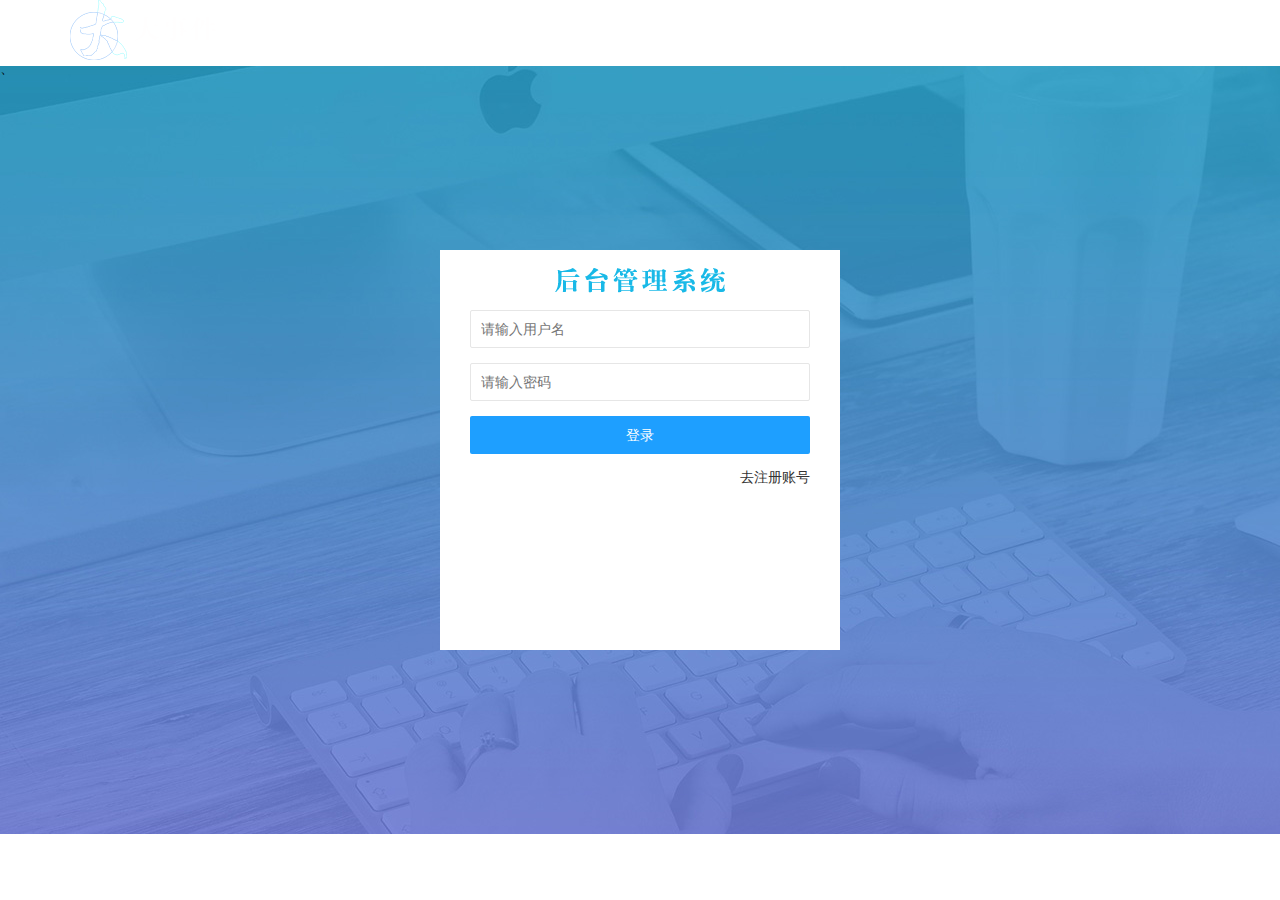
<file: login.html>
<!DOCTYPE html>
<html lang="en">

<head>
    <meta charset="UTF-8">
    <meta http-equiv="X-UA-Compatible" content="IE=edge">
    <meta name="viewport" content="width=device-width, initial-scale=1.0">
    <title>大事件注册登录页面</title>
    <!-- 导入layui样式 -->
    <link rel="stylesheet" href="/assets/lib/layui/css/layui.css">
    <!-- 导入login样式 -->
    <link rel="stylesheet" href="/assets/css/login.css">
</head>

<body>
    <!-- 注册页面左上角logo -->
    <div class="layui-main">
        <img src="/assets/images/logo.png" alt="" />
    </div>
    <!-- 登录注册页面 -->
    <div class="loginAndReg">
        <!-- 头部titlelogo -->
        <div class="title_login"></div>
        <!-- 登录的窗口 -->
        <div class="login_box">
            <!-- 账号 -->
            <form class="layui-form" id="form_login">
                <div class="layui-form-item">
                    <input type="text" name="username" required lay-verify="required" placeholder="请输入用户名" autocomplete="off" class="layui-input">
                </div>
                <!-- 密码 -->
                <div class="layui-form-item">
                    <input type="password" name="password" required lay-verify="required|pwd" placeholder="请输入密码" autocomplete="off" class="layui-input">
                </div>
                <!-- 登录按钮 -->
                <div class="layui-form-item">
                    <button class="layui-btn layui-btn-fluid layui-btn-normal" lay-submit lay-filter="formDemo">登录</button>
                </div>
                <!-- 去注册账号 -->
                <div class="layui-form-item links"><a href="javascript:;" id=link_login>去注册账号</a></div>
            </form>
        </div>
        <!-- 注册的窗口 -->
        <div class="reg_box">
            <!-- 账号 -->
            <form class="layui-form" id="form_reg">
                <div class="layui-form-item">
                    <input type="text" name="username" id="username" required lay-verify="required" placeholder="请输入用户名" autocomplete="off" class="layui-input">
                </div>
                <!-- 密码 -->
                <div class="layui-form-item">
                    <input type="password" name="password" id="password" required lay-verify="required|pwd" placeholder="请输入密码" autocomplete="off" class="layui-input">
                </div>
                <!-- 确认密码 -->
                <div class="layui-form-item">
                    <input type="password" name="repassword" required lay-verify="required|pwd|repwd" placeholder="再次确认密码" autocomplete="off" class="layui-input">
                </div>
                <!-- 登录按钮 -->
                <div class="layui-form-item">
                    <button class="layui-btn layui-btn-fluid layui-btn-normal" lay-submit lay-filter="formDemo">注册</button>
                </div>
                <!-- 去注册账号 -->
                <div class="layui-form-item links"> <a href="javascript:;" id=link_reg>去登录账号</a></div>
            </form>
        </div>
    </div>



    <!-- 导入layui脚本 -->
    <script src="/assets/lib/layui/layui.all.js"></script>
    <!-- 导入jquery脚本 -->、
    <script src="/assets/lib/jquery.js"></script>
    <!-- 导入baseApi.js脚本 -->
    <script src="/assets/js/baseApi.js"></script>
    <!-- 导入login的脚本 -->
    <script src="/assets/js/login.js"></script>
</body>

</html>
</file>
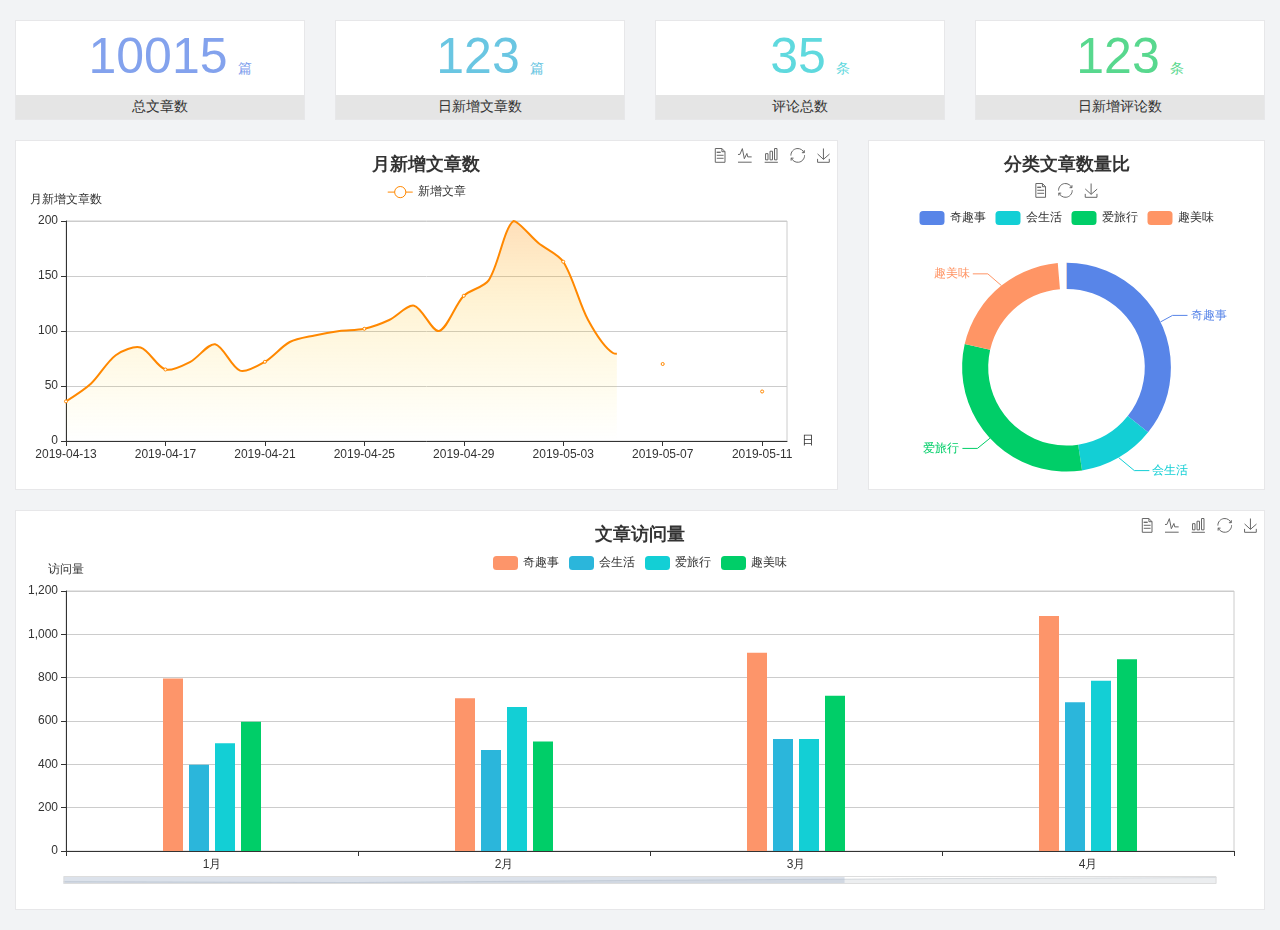
<file: home/dashboard.html>
<!DOCTYPE html>
<html lang="en">

<head>
  <meta charset="UTF-8">
  <meta name="viewport" content="width=device-width, initial-scale=1.0">
  <meta http-equiv="X-UA-Compatible" content="ie=edge">
  <title>图表统计</title>
  <link rel="stylesheet" href="../../assets/lib/bootstrap.css" />
  <link rel="stylesheet" href="../../assets/lib/main.css" />
  <script src="../../assets/lib/jquery.js"></script>
  <script type="text/javascript" src="../../assets/lib/echarts.min.js"></script>
</head>

<body>
  <div class="container-fluid">
    <div class="row spannel_list">
      <div class="col-sm-3 col-xs-6">
        <div class="spannel">
          <em>10015</em><span>篇</span>
          <b>总文章数</b>
        </div>
      </div>
      <div class="col-sm-3 col-xs-6">
        <div class="spannel scolor01">
          <em>123</em><span>篇</span>
          <b>日新增文章数</b>
        </div>
      </div>
      <div class="col-sm-3 col-xs-6">
        <div class="spannel scolor02">
          <em>35</em><span>条</span>
          <b>评论总数</b>
        </div>
      </div>
      <div class="col-sm-3 col-xs-6">
        <div class="spannel scolor03">
          <em>123</em><span>条</span>
          <b>日新增评论数</b>
        </div>
      </div>
    </div>
  </div>

  <div class="container-fluid">
    <div class="row curve-pie">
      <div class="col-lg-8 col-md-8">
        <div class="gragh_pannel" id="curve_show"></div>
      </div>
      <div class="col-lg-4 col-md-4">
        <div class="gragh_pannel" id="pie_show"></div>
      </div>
    </div>
  </div>

  <div class="container-fluid">
    <div class="column_pannel" id="column_show"></div>
  </div>

  <script>
    var oChart = echarts.init(document.getElementById('curve_show'));
    var aList_all = [
      { 'count': 36, 'date': '2019-04-13' },
      { 'count': 52, 'date': '2019-04-14' },
      { 'count': 78, 'date': '2019-04-15' },
      { 'count': 85, 'date': '2019-04-16' },
      { 'count': 65, 'date': '2019-04-17' },
      { 'count': 72, 'date': '2019-04-18' },
      { 'count': 88, 'date': '2019-04-19' },
      { 'count': 64, 'date': '2019-04-20' },
      { 'count': 72, 'date': '2019-04-21' },
      { 'count': 90, 'date': '2019-04-22' },
      { 'count': 96, 'date': '2019-04-23' },
      { 'count': 100, 'date': '2019-04-24' },
      { 'count': 102, 'date': '2019-04-25' },
      { 'count': 110, 'date': '2019-04-26' },
      { 'count': 123, 'date': '2019-04-27' },
      { 'count': 100, 'date': '2019-04-28' },
      { 'count': 132, 'date': '2019-04-29' },
      { 'count': 146, 'date': '2019-04-30' },
      { 'count': 200, 'date': '2019-05-01' },
      { 'count': 180, 'date': '2019-05-02' },
      { 'count': 163, 'date': '2019-05-03' },
      { 'count': 110, 'date': '2019-05-04' },
      { 'count': 80, 'date': '2019-05-05' },
      { 'count': 82, 'date': '2019-05-06' },
      { 'count': 70, 'date': '2019-05-07' },
      { 'count': 65, 'date': '2019-05-08' },
      { 'count': 54, 'date': '2019-05-09' },
      { 'count': 40, 'date': '2019-05-10' },
      { 'count': 45, 'date': '2019-05-11' },
      { 'count': 38, 'date': '2019-05-12' },
    ];

    let aCount = [];
    let aDate = [];

    for (var i = 0; i < aList_all.length; i++) {
      aCount.push(aList_all[i].count);
      aDate.push(aList_all[i].date);
    }

    var chartopt = {
      title: {
        text: '月新增文章数',
        left: 'center',
        top: '10'
      },
      tooltip: {
        trigger: 'axis'
      },
      legend: {
        data: ['新增文章'],
        top: '40'
      },
      toolbox: {
        show: true,
        feature: {
          mark: { show: true },
          dataView: { show: true, readOnly: false },
          magicType: { show: true, type: ['line', 'bar'] },
          restore: { show: true },
          saveAsImage: { show: true }
        }
      },
      calculable: true,
      xAxis: [
        {
          name: '日',
          type: 'category',
          boundaryGap: false,
          data: aDate
        }
      ],
      yAxis: [
        {
          name: '月新增文章数',
          type: 'value'
        }
      ],
      series: [
        {
          name: '新增文章',
          type: 'line',
          smooth: true,
          itemStyle: { normal: { areaStyle: { type: 'default' }, color: '#f80' }, lineStyle: { color: '#f80' } },
          data: aCount
        }],
      areaStyle: {
        normal: {
          color: new echarts.graphic.LinearGradient(0, 0, 0, 1, [{
            offset: 0,
            color: 'rgba(255,136,0,0.39)'
          }, {
            offset: .34,
            color: 'rgba(255,180,0,0.25)'
          }, {
            offset: 1,
            color: 'rgba(255,222,0,0.00)'
          }])

        }
      },
      grid: {
        show: true,
        x: 50,
        x2: 50,
        y: 80,
        height: 220
      }
    };

    oChart.setOption(chartopt);


    var oPie = echarts.init(document.getElementById('pie_show'));
    var oPieopt =
    {
      title: {
        top: 10,
        text: '分类文章数量比',
        x: 'center'
      },
      tooltip: {
        trigger: 'item',
        formatter: "{a} <br/>{b} : {c} ({d}%)"
      },
      color: ['#5885e8', '#13cfd5', '#00ce68', '#ff9565'],
      legend: {
        x: 'center',
        top: 65,
        data: ['奇趣事', '会生活', '爱旅行', '趣美味']
      },
      toolbox: {
        show: true,
        x: 'center',
        top: 35,
        feature: {
          mark: { show: true },
          dataView: { show: true, readOnly: false },
          magicType: {
            show: true,
            type: ['pie', 'funnel'],
            option: {
              funnel: {
                x: '25%',
                width: '50%',
                funnelAlign: 'left',
                max: 1548
              }
            }
          },
          restore: { show: true },
          saveAsImage: { show: true }
        }
      },
      calculable: true,
      series: [
        {
          name: '访问来源',
          type: 'pie',
          radius: ['45%', '60%'],
          center: ['50%', '65%'],
          data: [
            { value: 300, name: '奇趣事' },
            { value: 100, name: '会生活' },
            { value: 260, name: '爱旅行' },
            { value: 180, name: '趣美味' }
          ]
        }
      ]
    };
    oPie.setOption(oPieopt);



    var oColumn = this.echarts.init(document.getElementById('column_show'));
    var oColumnopt =
    {
      title: {
        text: '文章访问量',
        left: 'center',
        top: '10'
      },
      tooltip: {
        trigger: 'axis'
      },
      legend: {
        data: ['奇趣事', '会生活', '爱旅行', '趣美味'],
        top: '40'
      },
      toolbox: {
        show: true,
        feature: {
          mark: { show: true },
          dataView: { show: true, readOnly: false },
          magicType: { show: true, type: ['line', 'bar'] },
          restore: { show: true },
          saveAsImage: { show: true }
        }
      },
      calculable: true,
      xAxis: [
        {
          type: 'category',
          data: ['1月', '2月', '3月', '4月', '5月']
        }
      ],
      yAxis: [
        {
          name: '访问量',
          type: 'value'
        }
      ],
      series: [
        {
          name: '奇趣事',
          type: 'bar',
          barWidth: 20,
          itemStyle: {
            normal: { areaStyle: { type: 'default' }, color: '#fd956a' }
          },
          data: [800, 708, 920, 1090, 1200]
        },
        {
          name: '会生活',
          type: 'bar',
          barWidth: 20,
          itemStyle: {
            normal: { areaStyle: { type: 'default' }, color: '#2bb6db' }
          },
          data: [400, 468, 520, 690, 800]
        },
        {
          name: '爱旅行',
          type: 'bar',
          barWidth: 20,
          itemStyle: {
            normal: { areaStyle: { type: 'default' }, color: '#13cfd5' }
          },
          data: [500, 668, 520, 790, 900]
        },
        {
          name: '趣美味',
          type: 'bar',
          barWidth: 20,
          itemStyle: {
            normal: { areaStyle: { type: 'default' }, color: '#00ce68' }
          },
          data: [600, 508, 720, 890, 1000]
        }
      ],
      grid: {
        show: true,
        x: 50,
        x2: 30,
        y: 80,
        height: 260
      },
      dataZoom: [//给x轴设置滚动条
        {
          start: 0,//默认为0
          end: 100 - 1000 / 31,//默认为100
          type: 'slider',
          show: true,
          xAxisIndex: [0],
          handleSize: 0,//滑动条的 左右2个滑动条的大小
          height: 8,//组件高度
          left: 45, //左边的距离
          right: 50,//右边的距离
          bottom: 26,//右边的距离
          handleColor: '#ddd',//h滑动图标的颜色
          handleStyle: {
            borderColor: "#cacaca",
            borderWidth: "1",
            shadowBlur: 2,
            background: "#ddd",
            shadowColor: "#ddd",
          }
        }]
    };
    oColumn.setOption(oColumnopt);
  </script>
</body>

</html>
</file>
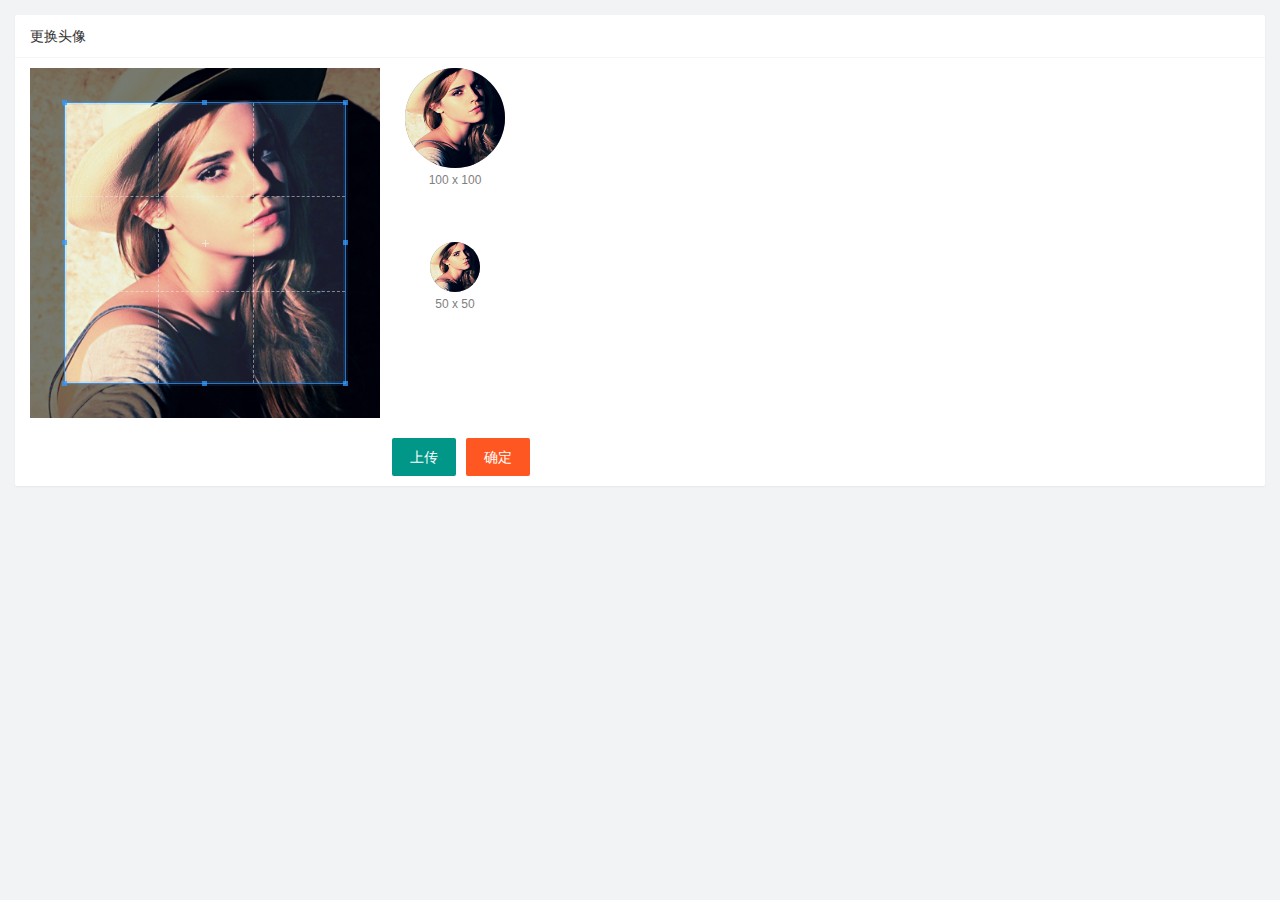
<file: user/user_avatar.html>
<!DOCTYPE html>
<html lang="en">

<head>
    <meta charset="UTF-8">
    <meta http-equiv="X-UA-Compatible" content="IE=edge">
    <meta name="viewport" content="width=device-width, initial-scale=1.0">
    <title>Document</title>
    <!-- 导入layui样式 -->
    <link rel="stylesheet" href="/assets/lib/layui/css/layui.css">
    <!-- 导入 `cropper.css` 样式表 -->
    <link rel="stylesheet" href="/assets/lib/cropper/cropper.css" />
    <!-- 导入自己的样式 -->
    <link rel="stylesheet" href="/assets/css/user/user.avatar.css">

</head>

<body>
    <div class="layui-card">
        <div class="layui-card-header">更换头像</div>
        <div class="layui-card-body">
            <!-- 第一行的图片裁剪和预览区域 -->
            <div class="row1">
                <!-- 图片裁剪区域 -->
                <div class="cropper-box">
                    <!-- 这个 img 标签很重要，将来会把它初始化为裁剪区域 -->
                    <img id="image" src="/assets/images/sample.jpg" />
                </div>
                <!-- 图片的预览区域 -->
                <div class="preview-box">
                    <div>
                        <!-- 宽高为 100px 的预览区域 -->
                        <div class="img-preview w100"></div>
                        <p class="size">100 x 100</p>
                    </div>
                    <div>
                        <!-- 宽高为 50px 的预览区域 -->
                        <div class="img-preview w50"></div>
                        <p class="size">50 x 50</p>
                    </div>
                </div>
            </div>

            <!-- 第二行的按钮区域 -->
            <div class="row2">
                <!-- 通过accept属性指定文件可以选择的格式 -->
                <input type="file" id="file" accept="image/png,image/jpeg">
                <button type="button" class="layui-btn" id="btnUploadImage">上传</button>
                <button type="button" class="layui-btn layui-btn-danger" id="btnUpload">确定</button>
            </div>
        </div>
    </div>

    <!-- //123456 -->
    <script src="/assets/lib/jquery.js"></script>
    <script src="/assets/lib/cropper/Cropper.js"></script>
    <script src="/assets/lib/cropper/jquery-cropper.js"></script>
    <!-- 导入公共的api脚本 -->
    <script src="/assets/js/baseApi.js"></script>
    <!-- 导入layui.js脚本 -->
    <script src="/assets/lib/layui/layui.all.js"></script>
    <!-- 导入自己的js脚本 -->
    <script src="/assets/js/user/user_avatar.js"></script>
</body>

</html>
</file>
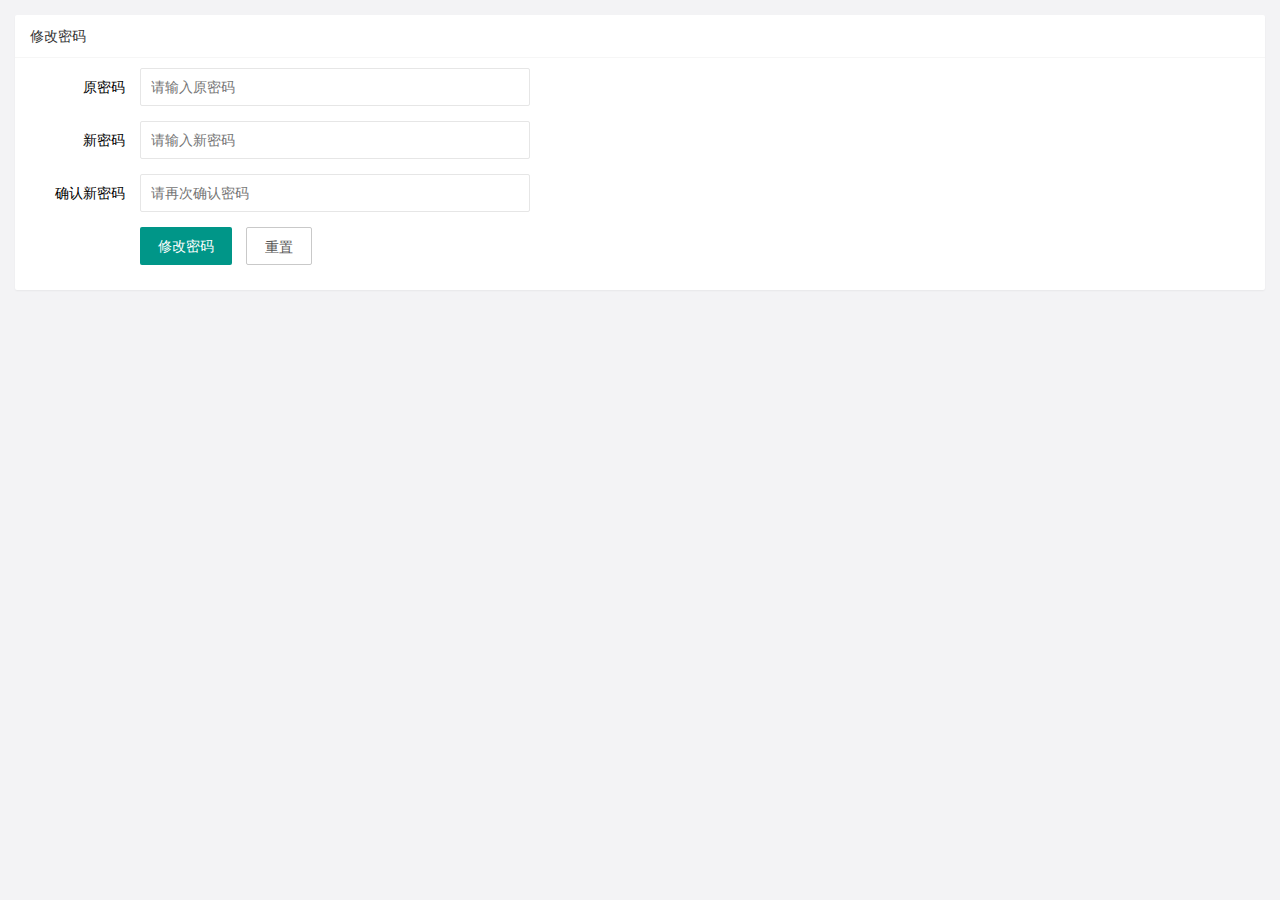
<file: user/user_pwd.html>
<!DOCTYPE html>
<html lang="en">

<head>
    <meta charset="UTF-8">
    <meta http-equiv="X-UA-Compatible" content="IE=edge">
    <meta name="viewport" content="width=device-width, initial-scale=1.0">
    <title>Document</title>
    <!-- 引入layui样式 -->
    <link rel="stylesheet" href="/assets/lib/layui/css/layui.css">
    <!-- 因为这个页面样式跟用户基本资料样式大同小异，直接引用用户基本资料的样式 -->
    <link rel="stylesheet" href="/assets/css/user/user.info.css">
</head>

<body>
    <div class="layui-card">
        <div class="layui-card-header">修改密码</div>
        <div class="layui-card-body">
            <form class="layui-form">
                <div class="layui-form-item">
                    <label class="layui-form-label">原密码</label>
                    <div class="layui-input-block">
                        <input type="password" name="oldPwd" required lay-verify="required|pwd" placeholder="请输入原密码" autocomplete="off" class="layui-input" />
                    </div>
                </div>
                <div class="layui-form-item">
                    <label class="layui-form-label">新密码</label>
                    <div class="layui-input-block">
                        <input type="password" name="newPwd" required lay-verify="required|pwd|somepwd" placeholder="请输入新密码" autocomplete="off" class="layui-input" />
                    </div>
                </div>
                <div class="layui-form-item">
                    <label class="layui-form-label">确认新密码</label>
                    <div class="layui-input-block">
                        <input type="password" name="rePwd" required lay-verify="required|pwd|repwd" placeholder="请再次确认密码" autocomplete="off" class="layui-input" />
                    </div>
                </div>
                <div class="layui-form-item">
                    <div class="layui-input-block">
                        <button class="layui-btn" lay-submit lay-filter="formDemo">修改密码</button>
                        <button type="reset" class="layui-btn layui-btn-primary">重置</button>
                    </div>
                </div>
            </form>
        </div>
    </div>
    <!-- 导入layui脚本 -->
    <script src="/assets/lib/layui/layui.all.js"></script>
    <!-- 导入jquery脚本 -->
    <script src="/assets/lib/jquery.js"></script>
    <!-- 导入公共的api -->
    <script src="/assets/js/baseApi.js"></script>
    <!-- 导入自己的脚本 -->
    <script src="/assets/js/user/user_pwd.js"></script>

</body>

</html>
</file>
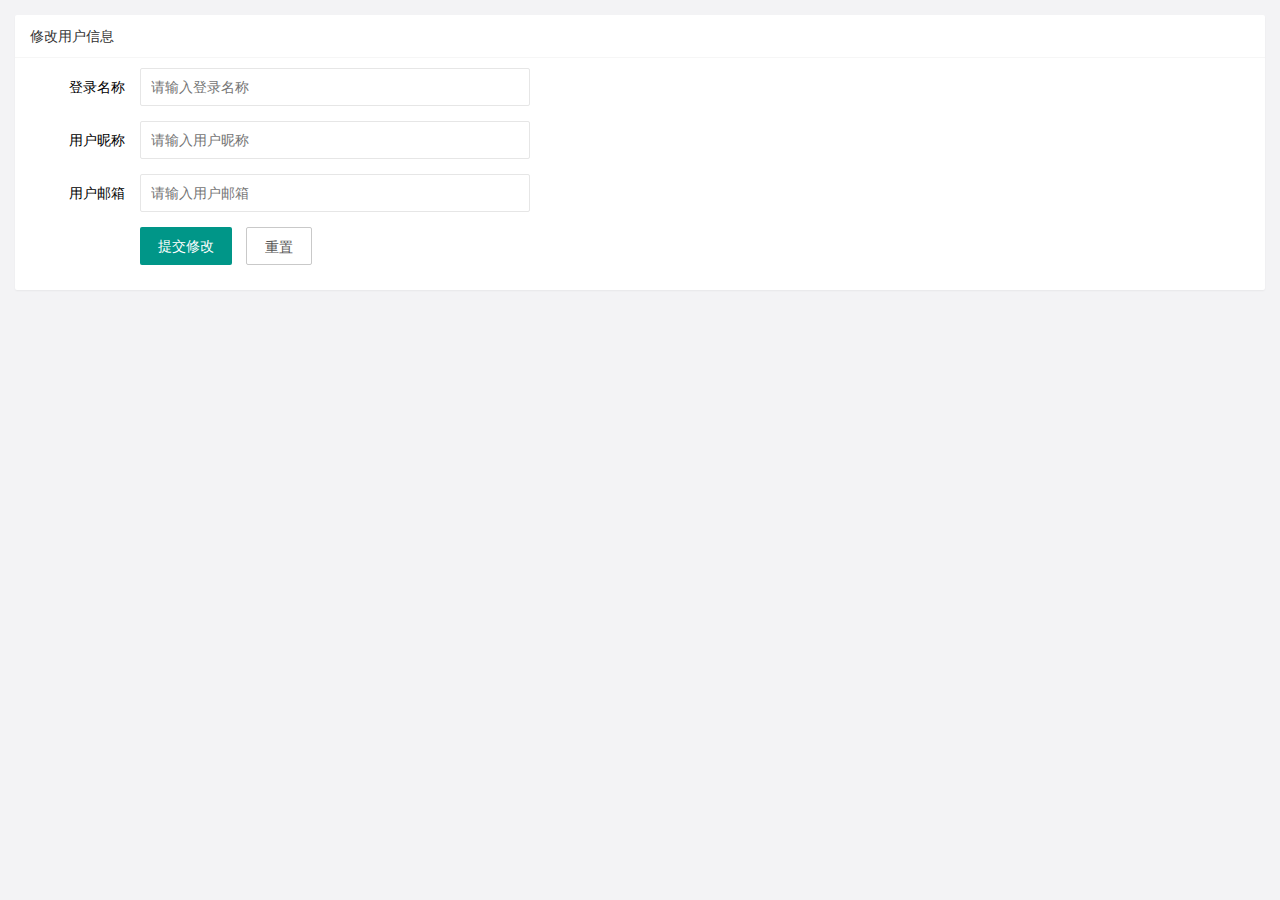
<file: user/userinfo.html>
<!DOCTYPE html>
<html lang="en">

<head>
    <meta charset="UTF-8">
    <meta http-equiv="X-UA-Compatible" content="IE=edge">
    <meta name="viewport" content="width=device-width, initial-scale=1.0">
    <title>Document</title>
    <!-- 导入layui的样式 -->
    <link rel="stylesheet" href="/assets/lib/layui/css/layui.css">
    <!-- 导入自己的样式 -->
    <link rel="stylesheet" href="/assets/css/user/user.info.css">
</head>

<body>
    <!-- 卡片区域 -->
    <div class="layui-card">
        <div class="layui-card-header">修改用户信息</div>
        <div class="layui-card-body">
            <!-- form 表单区域 -->
            <form class="layui-form" lay-filter="formUserInfo">
                <!-- 这是隐藏域 -->
                <input type="hidden" name="id" value="" />
                <div class="layui-form-item">
                    <label class="layui-form-label">登录名称</label>
                    <div class="layui-input-block">
                        <input type="text" name="username" required lay-verify="required" placeholder="请输入登录名称" autocomplete="off" class="layui-input" readonly/>
                    </div>
                </div>
                <div class="layui-form-item">
                    <label class="layui-form-label">用户昵称</label>
                    <div class="layui-input-block">
                        <input type="text" name="nickname" required lay-verify="required|nickname" placeholder="请输入用户昵称" autocomplete="off" class="layui-input" />
                    </div>
                </div>
                <div class="layui-form-item">
                    <label class="layui-form-label">用户邮箱</label>
                    <div class="layui-input-block">
                        <input type="text" name="email" required lay-verify="required|email" placeholder="请输入用户邮箱" autocomplete="off" class="layui-input" />
                    </div>
                </div>
                <div class="layui-form-item">
                    <div class="layui-input-block">
                        <button class="layui-btn" lay-submit lay-filter="formDemo">提交修改</button>
                        <button type="reset" class="layui-btn layui-btn-primary" id="btnReset">重置</button>
                    </div>
                </div>
            </form>
        </div>
    </div>
    <!-- 导入layui.js脚本 -->
    <script src="/assets/lib/layui/layui.all.js "></script>
    <!-- 导入jquery.js脚本 -->
    <script src="/assets/lib/jquery.js "></script>
    <!-- 导入baseApi -->
    <script src="/assets/js/baseApi.js "></script>
    <!-- 导入自己的js脚本 -->
    <script src="/assets/js/user/user_info.js"></script>
</body>

</html>
</file>
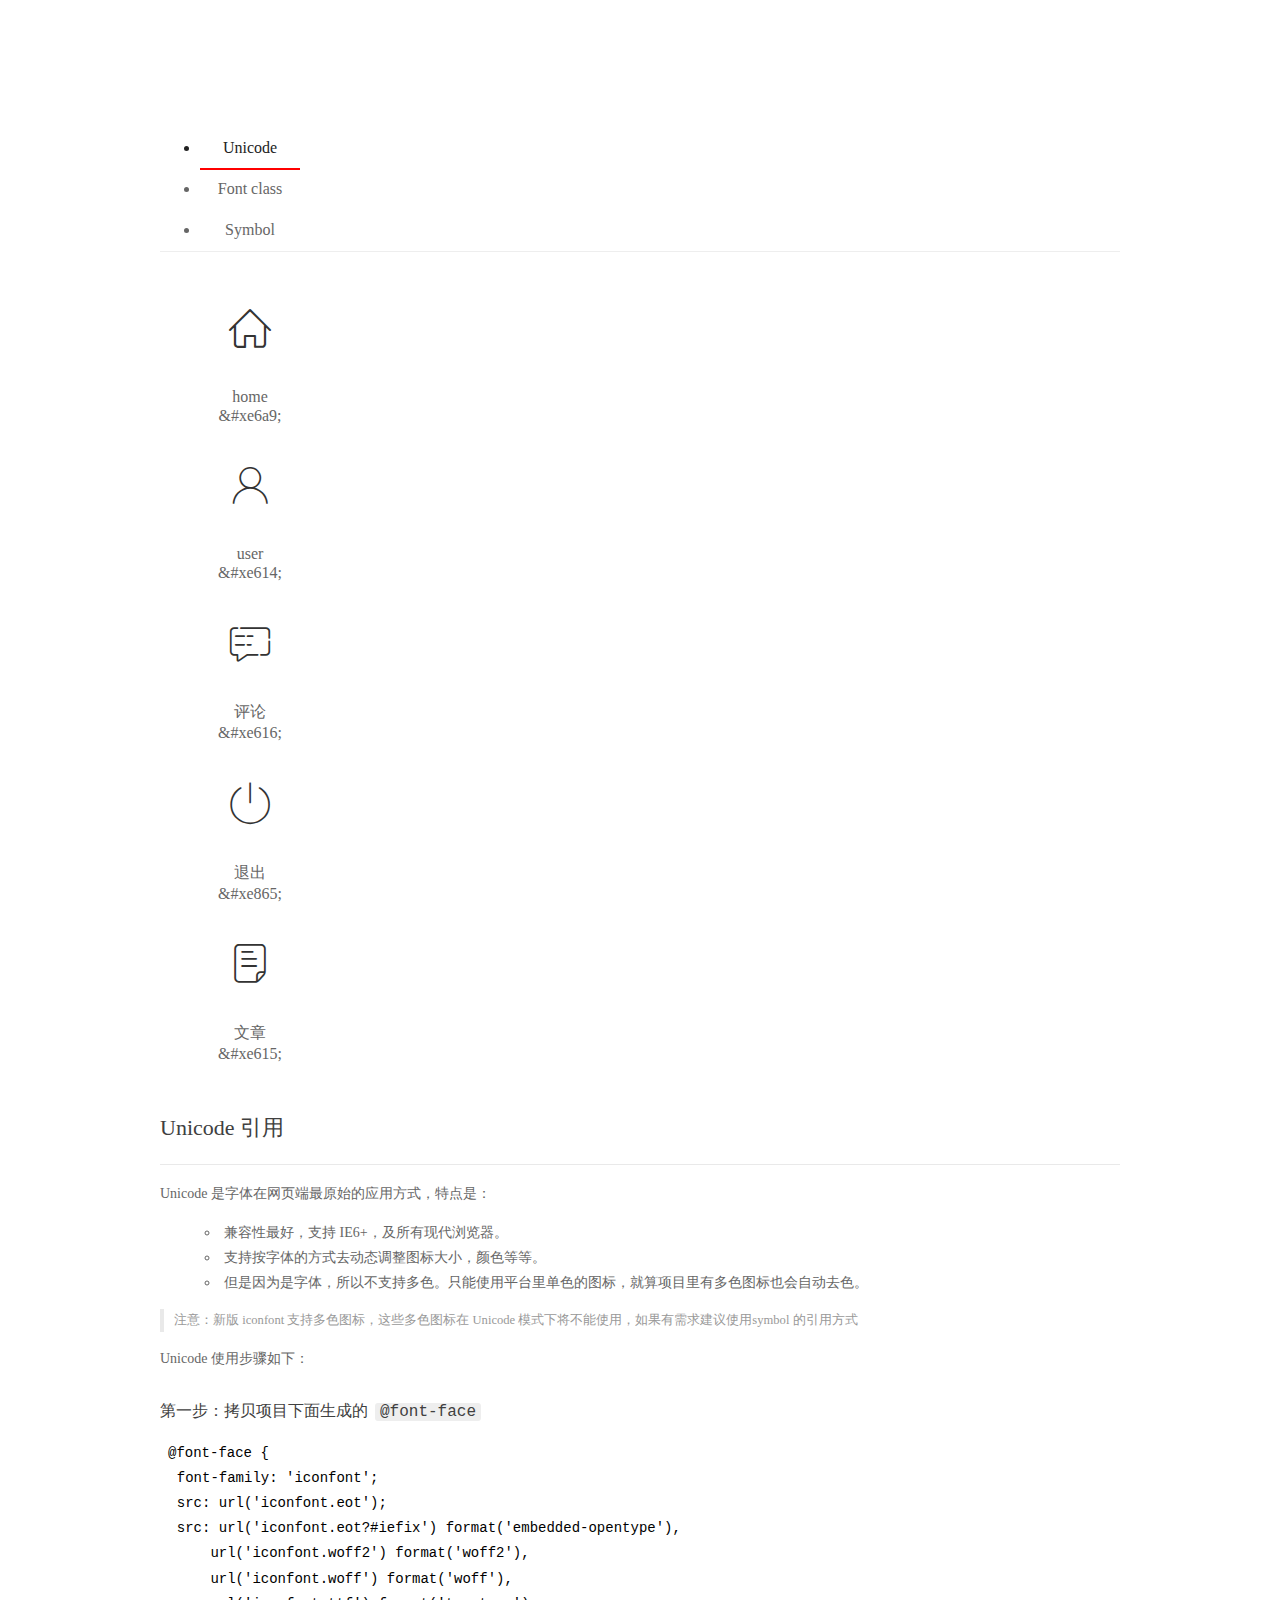
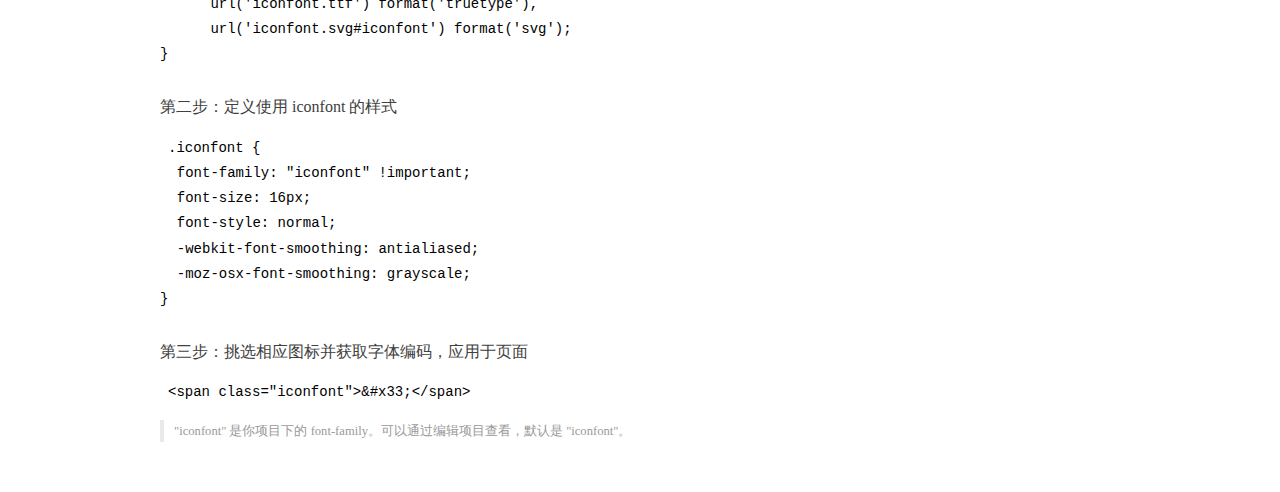
<file: assets/fonts/demo_index.html>
<!DOCTYPE html>
<html>
<head>
  <meta charset="utf-8"/>
  <title>IconFont Demo</title>
  <link rel="shortcut icon" href="https://gtms04.alicdn.com/tps/i4/TB1_oz6GVXXXXaFXpXXJDFnIXXX-64-64.ico" type="image/x-icon"/>
  <link rel="stylesheet" href="https://g.alicdn.com/thx/cube/1.3.2/cube.min.css">
  <link rel="stylesheet" href="demo.css">
  <link rel="stylesheet" href="iconfont.css">
  <script src="iconfont.js"></script>
  <!-- jQuery -->
  <script src="https://a1.alicdn.com/oss/uploads/2018/12/26/7bfddb60-08e8-11e9-9b04-53e73bb6408b.js"></script>
  <!-- 代码高亮 -->
  <script src="https://a1.alicdn.com/oss/uploads/2018/12/26/a3f714d0-08e6-11e9-8a15-ebf944d7534c.js"></script>
</head>
<body>
  <div class="main">
    <h1 class="logo"><a href="https://www.iconfont.cn/" title="iconfont 首页" target="_blank">&#xe86b;</a></h1>
    <div class="nav-tabs">
      <ul id="tabs" class="dib-box">
        <li class="dib active"><span>Unicode</span></li>
        <li class="dib"><span>Font class</span></li>
        <li class="dib"><span>Symbol</span></li>
      </ul>
      
    </div>
    <div class="tab-container">
      <div class="content unicode" style="display: block;">
          <ul class="icon_lists dib-box">
          
            <li class="dib">
              <span class="icon iconfont">&#xe6a9;</span>
                <div class="name">home</div>
                <div class="code-name">&amp;#xe6a9;</div>
              </li>
          
            <li class="dib">
              <span class="icon iconfont">&#xe614;</span>
                <div class="name">user</div>
                <div class="code-name">&amp;#xe614;</div>
              </li>
          
            <li class="dib">
              <span class="icon iconfont">&#xe616;</span>
                <div class="name">评论</div>
                <div class="code-name">&amp;#xe616;</div>
              </li>
          
            <li class="dib">
              <span class="icon iconfont">&#xe865;</span>
                <div class="name">退出</div>
                <div class="code-name">&amp;#xe865;</div>
              </li>
          
            <li class="dib">
              <span class="icon iconfont">&#xe615;</span>
                <div class="name">文章</div>
                <div class="code-name">&amp;#xe615;</div>
              </li>
          
          </ul>
          <div class="article markdown">
          <h2 id="unicode-">Unicode 引用</h2>
          <hr>

          <p>Unicode 是字体在网页端最原始的应用方式，特点是：</p>
          <ul>
            <li>兼容性最好，支持 IE6+，及所有现代浏览器。</li>
            <li>支持按字体的方式去动态调整图标大小，颜色等等。</li>
            <li>但是因为是字体，所以不支持多色。只能使用平台里单色的图标，就算项目里有多色图标也会自动去色。</li>
          </ul>
          <blockquote>
            <p>注意：新版 iconfont 支持多色图标，这些多色图标在 Unicode 模式下将不能使用，如果有需求建议使用symbol 的引用方式</p>
          </blockquote>
          <p>Unicode 使用步骤如下：</p>
          <h3 id="-font-face">第一步：拷贝项目下面生成的 <code>@font-face</code></h3>
<pre><code class="language-css"
>@font-face {
  font-family: 'iconfont';
  src: url('iconfont.eot');
  src: url('iconfont.eot?#iefix') format('embedded-opentype'),
      url('iconfont.woff2') format('woff2'),
      url('iconfont.woff') format('woff'),
      url('iconfont.ttf') format('truetype'),
      url('iconfont.svg#iconfont') format('svg');
}
</code></pre>
          <h3 id="-iconfont-">第二步：定义使用 iconfont 的样式</h3>
<pre><code class="language-css"
>.iconfont {
  font-family: "iconfont" !important;
  font-size: 16px;
  font-style: normal;
  -webkit-font-smoothing: antialiased;
  -moz-osx-font-smoothing: grayscale;
}
</code></pre>
          <h3 id="-">第三步：挑选相应图标并获取字体编码，应用于页面</h3>
<pre>
<code class="language-html"
>&lt;span class="iconfont"&gt;&amp;#x33;&lt;/span&gt;
</code></pre>
          <blockquote>
            <p>"iconfont" 是你项目下的 font-family。可以通过编辑项目查看，默认是 "iconfont"。</p>
          </blockquote>
          </div>
      </div>
      <div class="content font-class">
        <ul class="icon_lists dib-box">
          
          <li class="dib">
            <span class="icon iconfont icon-home"></span>
            <div class="name">
              home
            </div>
            <div class="code-name">.icon-home
            </div>
          </li>
          
          <li class="dib">
            <span class="icon iconfont icon-user"></span>
            <div class="name">
              user
            </div>
            <div class="code-name">.icon-user
            </div>
          </li>
          
          <li class="dib">
            <span class="icon iconfont icon-pinglun"></span>
            <div class="name">
              评论
            </div>
            <div class="code-name">.icon-pinglun
            </div>
          </li>
          
          <li class="dib">
            <span class="icon iconfont icon-tuichu"></span>
            <div class="name">
              退出
            </div>
            <div class="code-name">.icon-tuichu
            </div>
          </li>
          
          <li class="dib">
            <span class="icon iconfont icon-16"></span>
            <div class="name">
              文章
            </div>
            <div class="code-name">.icon-16
            </div>
          </li>
          
        </ul>
        <div class="article markdown">
        <h2 id="font-class-">font-class 引用</h2>
        <hr>

        <p>font-class 是 Unicode 使用方式的一种变种，主要是解决 Unicode 书写不直观，语意不明确的问题。</p>
        <p>与 Unicode 使用方式相比，具有如下特点：</p>
        <ul>
          <li>兼容性良好，支持 IE8+，及所有现代浏览器。</li>
          <li>相比于 Unicode 语意明确，书写更直观。可以很容易分辨这个 icon 是什么。</li>
          <li>因为使用 class 来定义图标，所以当要替换图标时，只需要修改 class 里面的 Unicode 引用。</li>
          <li>不过因为本质上还是使用的字体，所以多色图标还是不支持的。</li>
        </ul>
        <p>使用步骤如下：</p>
        <h3 id="-fontclass-">第一步：引入项目下面生成的 fontclass 代码：</h3>
<pre><code class="language-html">&lt;link rel="stylesheet" href="./iconfont.css"&gt;
</code></pre>
        <h3 id="-">第二步：挑选相应图标并获取类名，应用于页面：</h3>
<pre><code class="language-html">&lt;span class="iconfont icon-xxx"&gt;&lt;/span&gt;
</code></pre>
        <blockquote>
          <p>"
            iconfont" 是你项目下的 font-family。可以通过编辑项目查看，默认是 "iconfont"。</p>
        </blockquote>
      </div>
      </div>
      <div class="content symbol">
          <ul class="icon_lists dib-box">
          
            <li class="dib">
                <svg class="icon svg-icon" aria-hidden="true">
                  <use xlink:href="#icon-home"></use>
                </svg>
                <div class="name">home</div>
                <div class="code-name">#icon-home</div>
            </li>
          
            <li class="dib">
                <svg class="icon svg-icon" aria-hidden="true">
                  <use xlink:href="#icon-user"></use>
                </svg>
                <div class="name">user</div>
                <div class="code-name">#icon-user</div>
            </li>
          
            <li class="dib">
                <svg class="icon svg-icon" aria-hidden="true">
                  <use xlink:href="#icon-pinglun"></use>
                </svg>
                <div class="name">评论</div>
                <div class="code-name">#icon-pinglun</div>
            </li>
          
            <li class="dib">
                <svg class="icon svg-icon" aria-hidden="true">
                  <use xlink:href="#icon-tuichu"></use>
                </svg>
                <div class="name">退出</div>
                <div class="code-name">#icon-tuichu</div>
            </li>
          
            <li class="dib">
                <svg class="icon svg-icon" aria-hidden="true">
                  <use xlink:href="#icon-16"></use>
                </svg>
                <div class="name">文章</div>
                <div class="code-name">#icon-16</div>
            </li>
          
          </ul>
          <div class="article markdown">
          <h2 id="symbol-">Symbol 引用</h2>
          <hr>

          <p>这是一种全新的使用方式，应该说这才是未来的主流，也是平台目前推荐的用法。相关介绍可以参考这篇<a href="">文章</a>
            这种用法其实是做了一个 SVG 的集合，与另外两种相比具有如下特点：</p>
          <ul>
            <li>支持多色图标了，不再受单色限制。</li>
            <li>通过一些技巧，支持像字体那样，通过 <code>font-size</code>, <code>color</code> 来调整样式。</li>
            <li>兼容性较差，支持 IE9+，及现代浏览器。</li>
            <li>浏览器渲染 SVG 的性能一般，还不如 png。</li>
          </ul>
          <p>使用步骤如下：</p>
          <h3 id="-symbol-">第一步：引入项目下面生成的 symbol 代码：</h3>
<pre><code class="language-html">&lt;script src="./iconfont.js"&gt;&lt;/script&gt;
</code></pre>
          <h3 id="-css-">第二步：加入通用 CSS 代码（引入一次就行）：</h3>
<pre><code class="language-html">&lt;style&gt;
.icon {
  width: 1em;
  height: 1em;
  vertical-align: -0.15em;
  fill: currentColor;
  overflow: hidden;
}
&lt;/style&gt;
</code></pre>
          <h3 id="-">第三步：挑选相应图标并获取类名，应用于页面：</h3>
<pre><code class="language-html">&lt;svg class="icon" aria-hidden="true"&gt;
  &lt;use xlink:href="#icon-xxx"&gt;&lt;/use&gt;
&lt;/svg&gt;
</code></pre>
          </div>
      </div>

    </div>
  </div>
  <script>
  $(document).ready(function () {
      $('.tab-container .content:first').show()

      $('#tabs li').click(function (e) {
        var tabContent = $('.tab-container .content')
        var index = $(this).index()

        if ($(this).hasClass('active')) {
          return
        } else {
          $('#tabs li').removeClass('active')
          $(this).addClass('active')

          tabContent.hide().eq(index).fadeIn()
        }
      })
    })
  </script>
</body>
</html>
</file>
<file: assets/lib/layui/css/layui.css>
/** layui-v2.5.5 MIT License By https://www.layui.com */
 .layui-inline,img{display:inline-block;vertical-align:middle}h1,h2,h3,h4,h5,h6{font-weight:400}.layui-edge,.layui-header,.layui-inline,.layui-main{position:relative}.layui-body,.layui-edge,.layui-elip{overflow:hidden}.layui-btn,.layui-edge,.layui-inline,img{vertical-align:middle}.layui-btn,.layui-disabled,.layui-icon,.layui-unselect{-moz-user-select:none;-webkit-user-select:none;-ms-user-select:none}.layui-elip,.layui-form-checkbox span,.layui-form-pane .layui-form-label{text-overflow:ellipsis;white-space:nowrap}.layui-breadcrumb,.layui-tree-btnGroup{visibility:hidden}blockquote,body,button,dd,div,dl,dt,form,h1,h2,h3,h4,h5,h6,input,li,ol,p,pre,td,textarea,th,ul{margin:0;padding:0;-webkit-tap-highlight-color:rgba(0,0,0,0)}a:active,a:hover{outline:0}img{border:none}li{list-style:none}table{border-collapse:collapse;border-spacing:0}h4,h5,h6{font-size:100%}button,input,optgroup,option,select,textarea{font-family:inherit;font-size:inherit;font-style:inherit;font-weight:inherit;outline:0}pre{white-space:pre-wrap;white-space:-moz-pre-wrap;white-space:-pre-wrap;white-space:-o-pre-wrap;word-wrap:break-word}body{line-height:24px;font:14px Helvetica Neue,Helvetica,PingFang SC,Tahoma,Arial,sans-serif}hr{height:1px;margin:10px 0;border:0;clear:both}a{color:#333;text-decoration:none}a:hover{color:#777}a cite{font-style:normal;*cursor:pointer}.layui-border-box,.layui-border-box *{box-sizing:border-box}.layui-box,.layui-box *{box-sizing:content-box}.layui-clear{clear:both;*zoom:1}.layui-clear:after{content:'\20';clear:both;*zoom:1;display:block;height:0}.layui-inline{*display:inline;*zoom:1}.layui-edge{display:inline-block;width:0;height:0;border-width:6px;border-style:dashed;border-color:transparent}.layui-edge-top{top:-4px;border-bottom-color:#999;border-bottom-style:solid}.layui-edge-right{border-left-color:#999;border-left-style:solid}.layui-edge-bottom{top:2px;border-top-color:#999;border-top-style:solid}.layui-edge-left{border-right-color:#999;border-right-style:solid}.layui-disabled,.layui-disabled:hover{color:#d2d2d2!important;cursor:not-allowed!important}.layui-circle{border-radius:100%}.layui-show{display:block!important}.layui-hide{display:none!important}@font-face{font-family:layui-icon;src:url(../font/iconfont.eot?v=250);src:url(../font/iconfont.eot?v=250#iefix) format('embedded-opentype'),url(../font/iconfont.woff2?v=250) format('woff2'),url(../font/iconfont.woff?v=250) format('woff'),url(../font/iconfont.ttf?v=250) format('truetype'),url(../font/iconfont.svg?v=250#layui-icon) format('svg')}.layui-icon{font-family:layui-icon!important;font-size:16px;font-style:normal;-webkit-font-smoothing:antialiased;-moz-osx-font-smoothing:grayscale}.layui-icon-reply-fill:before{content:"\e611"}.layui-icon-set-fill:before{content:"\e614"}.layui-icon-menu-fill:before{content:"\e60f"}.layui-icon-search:before{content:"\e615"}.layui-icon-share:before{content:"\e641"}.layui-icon-set-sm:before{content:"\e620"}.layui-icon-engine:before{content:"\e628"}.layui-icon-close:before{content:"\1006"}.layui-icon-close-fill:before{content:"\1007"}.layui-icon-chart-screen:before{content:"\e629"}.layui-icon-star:before{content:"\e600"}.layui-icon-circle-dot:before{content:"\e617"}.layui-icon-chat:before{content:"\e606"}.layui-icon-release:before{content:"\e609"}.layui-icon-list:before{content:"\e60a"}.layui-icon-chart:before{content:"\e62c"}.layui-icon-ok-circle:before{content:"\1005"}.layui-icon-layim-theme:before{content:"\e61b"}.layui-icon-table:before{content:"\e62d"}.layui-icon-right:before{content:"\e602"}.layui-icon-left:before{content:"\e603"}.layui-icon-cart-simple:before{content:"\e698"}.layui-icon-face-cry:before{content:"\e69c"}.layui-icon-face-smile:before{content:"\e6af"}.layui-icon-survey:before{content:"\e6b2"}.layui-icon-tree:before{content:"\e62e"}.layui-icon-upload-circle:before{content:"\e62f"}.layui-icon-add-circle:before{content:"\e61f"}.layui-icon-download-circle:before{content:"\e601"}.layui-icon-templeate-1:before{content:"\e630"}.layui-icon-util:before{content:"\e631"}.layui-icon-face-surprised:before{content:"\e664"}.layui-icon-edit:before{content:"\e642"}.layui-icon-speaker:before{content:"\e645"}.layui-icon-down:before{content:"\e61a"}.layui-icon-file:before{content:"\e621"}.layui-icon-layouts:before{content:"\e632"}.layui-icon-rate-half:before{content:"\e6c9"}.layui-icon-add-circle-fine:before{content:"\e608"}.layui-icon-prev-circle:before{content:"\e633"}.layui-icon-read:before{content:"\e705"}.layui-icon-404:before{content:"\e61c"}.layui-icon-carousel:before{content:"\e634"}.layui-icon-help:before{content:"\e607"}.layui-icon-code-circle:before{content:"\e635"}.layui-icon-water:before{content:"\e636"}.layui-icon-username:before{content:"\e66f"}.layui-icon-find-fill:before{content:"\e670"}.layui-icon-about:before{content:"\e60b"}.layui-icon-location:before{content:"\e715"}.layui-icon-up:before{content:"\e619"}.layui-icon-pause:before{content:"\e651"}.layui-icon-date:before{content:"\e637"}.layui-icon-layim-uploadfile:before{content:"\e61d"}.layui-icon-delete:before{content:"\e640"}.layui-icon-play:before{content:"\e652"}.layui-icon-top:before{content:"\e604"}.layui-icon-friends:before{content:"\e612"}.layui-icon-refresh-3:before{content:"\e9aa"}.layui-icon-ok:before{content:"\e605"}.layui-icon-layer:before{content:"\e638"}.layui-icon-face-smile-fine:before{content:"\e60c"}.layui-icon-dollar:before{content:"\e659"}.layui-icon-group:before{content:"\e613"}.layui-icon-layim-download:before{content:"\e61e"}.layui-icon-picture-fine:before{content:"\e60d"}.layui-icon-link:before{content:"\e64c"}.layui-icon-diamond:before{content:"\e735"}.layui-icon-log:before{content:"\e60e"}.layui-icon-rate-solid:before{content:"\e67a"}.layui-icon-fonts-del:before{content:"\e64f"}.layui-icon-unlink:before{content:"\e64d"}.layui-icon-fonts-clear:before{content:"\e639"}.layui-icon-triangle-r:before{content:"\e623"}.layui-icon-circle:before{content:"\e63f"}.layui-icon-radio:before{content:"\e643"}.layui-icon-align-center:before{content:"\e647"}.layui-icon-align-right:before{content:"\e648"}.layui-icon-align-left:before{content:"\e649"}.layui-icon-loading-1:before{content:"\e63e"}.layui-icon-return:before{content:"\e65c"}.layui-icon-fonts-strong:before{content:"\e62b"}.layui-icon-upload:before{content:"\e67c"}.layui-icon-dialogue:before{content:"\e63a"}.layui-icon-video:before{content:"\e6ed"}.layui-icon-headset:before{content:"\e6fc"}.layui-icon-cellphone-fine:before{content:"\e63b"}.layui-icon-add-1:before{content:"\e654"}.layui-icon-face-smile-b:before{content:"\e650"}.layui-icon-fonts-html:before{content:"\e64b"}.layui-icon-form:before{content:"\e63c"}.layui-icon-cart:before{content:"\e657"}.layui-icon-camera-fill:before{content:"\e65d"}.layui-icon-tabs:before{content:"\e62a"}.layui-icon-fonts-code:before{content:"\e64e"}.layui-icon-fire:before{content:"\e756"}.layui-icon-set:before{content:"\e716"}.layui-icon-fonts-u:before{content:"\e646"}.layui-icon-triangle-d:before{content:"\e625"}.layui-icon-tips:before{content:"\e702"}.layui-icon-picture:before{content:"\e64a"}.layui-icon-more-vertical:before{content:"\e671"}.layui-icon-flag:before{content:"\e66c"}.layui-icon-loading:before{content:"\e63d"}.layui-icon-fonts-i:before{content:"\e644"}.layui-icon-refresh-1:before{content:"\e666"}.layui-icon-rmb:before{content:"\e65e"}.layui-icon-home:before{content:"\e68e"}.layui-icon-user:before{content:"\e770"}.layui-icon-notice:before{content:"\e667"}.layui-icon-login-weibo:before{content:"\e675"}.layui-icon-voice:before{content:"\e688"}.layui-icon-upload-drag:before{content:"\e681"}.layui-icon-login-qq:before{content:"\e676"}.layui-icon-snowflake:before{content:"\e6b1"}.layui-icon-file-b:before{content:"\e655"}.layui-icon-template:before{content:"\e663"}.layui-icon-auz:before{content:"\e672"}.layui-icon-console:before{content:"\e665"}.layui-icon-app:before{content:"\e653"}.layui-icon-prev:before{content:"\e65a"}.layui-icon-website:before{content:"\e7ae"}.layui-icon-next:before{content:"\e65b"}.layui-icon-component:before{content:"\e857"}.layui-icon-more:before{content:"\e65f"}.layui-icon-login-wechat:before{content:"\e677"}.layui-icon-shrink-right:before{content:"\e668"}.layui-icon-spread-left:before{content:"\e66b"}.layui-icon-camera:before{content:"\e660"}.layui-icon-note:before{content:"\e66e"}.layui-icon-refresh:before{content:"\e669"}.layui-icon-female:before{content:"\e661"}.layui-icon-male:before{content:"\e662"}.layui-icon-password:before{content:"\e673"}.layui-icon-senior:before{content:"\e674"}.layui-icon-theme:before{content:"\e66a"}.layui-icon-tread:before{content:"\e6c5"}.layui-icon-praise:before{content:"\e6c6"}.layui-icon-star-fill:before{content:"\e658"}.layui-icon-rate:before{content:"\e67b"}.layui-icon-template-1:before{content:"\e656"}.layui-icon-vercode:before{content:"\e679"}.layui-icon-cellphone:before{content:"\e678"}.layui-icon-screen-full:before{content:"\e622"}.layui-icon-screen-restore:before{content:"\e758"}.layui-icon-cols:before{content:"\e610"}.layui-icon-export:before{content:"\e67d"}.layui-icon-print:before{content:"\e66d"}.layui-icon-slider:before{content:"\e714"}.layui-icon-addition:before{content:"\e624"}.layui-icon-subtraction:before{content:"\e67e"}.layui-icon-service:before{content:"\e626"}.layui-icon-transfer:before{content:"\e691"}.layui-main{width:1140px;margin:0 auto}.layui-header{z-index:1000;height:60px}.layui-header a:hover{transition:all .5s;-webkit-transition:all .5s}.layui-side{position:fixed;left:0;top:0;bottom:0;z-index:999;width:200px;overflow-x:hidden}.layui-side-scroll{position:relative;width:220px;height:100%;overflow-x:hidden}.layui-body{position:absolute;left:200px;right:0;top:0;bottom:0;z-index:998;width:auto;overflow-y:auto;box-sizing:border-box}.layui-layout-body{overflow:hidden}.layui-layout-admin .layui-header{background-color:#23262E}.layui-layout-admin .layui-side{top:60px;width:200px;overflow-x:hidden}.layui-layout-admin .layui-body{position:fixed;top:60px;bottom:44px}.layui-layout-admin .layui-main{width:auto;margin:0 15px}.layui-layout-admin .layui-footer{position:fixed;left:200px;right:0;bottom:0;height:44px;line-height:44px;padding:0 15px;background-color:#eee}.layui-layout-admin .layui-logo{position:absolute;left:0;top:0;width:200px;height:100%;line-height:60px;text-align:center;color:#009688;font-size:16px}.layui-layout-admin .layui-header .layui-nav{background:0 0}.layui-layout-left{position:absolute!important;left:200px;top:0}.layui-layout-right{position:absolute!important;right:0;top:0}.layui-container{position:relative;margin:0 auto;padding:0 15px;box-sizing:border-box}.layui-fluid{position:relative;margin:0 auto;padding:0 15px}.layui-row:after,.layui-row:before{content:'';display:block;clear:both}.layui-col-lg1,.layui-col-lg10,.layui-col-lg11,.layui-col-lg12,.layui-col-lg2,.layui-col-lg3,.layui-col-lg4,.layui-col-lg5,.layui-col-lg6,.layui-col-lg7,.layui-col-lg8,.layui-col-lg9,.layui-col-md1,.layui-col-md10,.layui-col-md11,.layui-col-md12,.layui-col-md2,.layui-col-md3,.layui-col-md4,.layui-col-md5,.layui-col-md6,.layui-col-md7,.layui-col-md8,.layui-col-md9,.layui-col-sm1,.layui-col-sm10,.layui-col-sm11,.layui-col-sm12,.layui-col-sm2,.layui-col-sm3,.layui-col-sm4,.layui-col-sm5,.layui-col-sm6,.layui-col-sm7,.layui-col-sm8,.layui-col-sm9,.layui-col-xs1,.layui-col-xs10,.layui-col-xs11,.layui-col-xs12,.layui-col-xs2,.layui-col-xs3,.layui-col-xs4,.layui-col-xs5,.layui-col-xs6,.layui-col-xs7,.layui-col-xs8,.layui-col-xs9{position:relative;display:block;box-sizing:border-box}.layui-col-xs1,.layui-col-xs10,.layui-col-xs11,.layui-col-xs12,.layui-col-xs2,.layui-col-xs3,.layui-col-xs4,.layui-col-xs5,.layui-col-xs6,.layui-col-xs7,.layui-col-xs8,.layui-col-xs9{float:left}.layui-col-xs1{width:8.33333333%}.layui-col-xs2{width:16.66666667%}.layui-col-xs3{width:25%}.layui-col-xs4{width:33.33333333%}.layui-col-xs5{width:41.66666667%}.layui-col-xs6{width:50%}.layui-col-xs7{width:58.33333333%}.layui-col-xs8{width:66.66666667%}.layui-col-xs9{width:75%}.layui-col-xs10{width:83.33333333%}.layui-col-xs11{width:91.66666667%}.layui-col-xs12{width:100%}.layui-col-xs-offset1{margin-left:8.33333333%}.layui-col-xs-offset2{margin-left:16.66666667%}.layui-col-xs-offset3{margin-left:25%}.layui-col-xs-offset4{margin-left:33.33333333%}.layui-col-xs-offset5{margin-left:41.66666667%}.layui-col-xs-offset6{margin-left:50%}.layui-col-xs-offset7{margin-left:58.33333333%}.layui-col-xs-offset8{margin-left:66.66666667%}.layui-col-xs-offset9{margin-left:75%}.layui-col-xs-offset10{margin-left:83.33333333%}.layui-col-xs-offset11{margin-left:91.66666667%}.layui-col-xs-offset12{margin-left:100%}@media screen and (max-width:768px){.layui-hide-xs{display:none!important}.layui-show-xs-block{display:block!important}.layui-show-xs-inline{display:inline!important}.layui-show-xs-inline-block{display:inline-block!important}}@media screen and (min-width:768px){.layui-container{width:750px}.layui-hide-sm{display:none!important}.layui-show-sm-block{display:block!important}.layui-show-sm-inline{display:inline!important}.layui-show-sm-inline-block{display:inline-block!important}.layui-col-sm1,.layui-col-sm10,.layui-col-sm11,.layui-col-sm12,.layui-col-sm2,.layui-col-sm3,.layui-col-sm4,.layui-col-sm5,.layui-col-sm6,.layui-col-sm7,.layui-col-sm8,.layui-col-sm9{float:left}.layui-col-sm1{width:8.33333333%}.layui-col-sm2{width:16.66666667%}.layui-col-sm3{width:25%}.layui-col-sm4{width:33.33333333%}.layui-col-sm5{width:41.66666667%}.layui-col-sm6{width:50%}.layui-col-sm7{width:58.33333333%}.layui-col-sm8{width:66.66666667%}.layui-col-sm9{width:75%}.layui-col-sm10{width:83.33333333%}.layui-col-sm11{width:91.66666667%}.layui-col-sm12{width:100%}.layui-col-sm-offset1{margin-left:8.33333333%}.layui-col-sm-offset2{margin-left:16.66666667%}.layui-col-sm-offset3{margin-left:25%}.layui-col-sm-offset4{margin-left:33.33333333%}.layui-col-sm-offset5{margin-left:41.66666667%}.layui-col-sm-offset6{margin-left:50%}.layui-col-sm-offset7{margin-left:58.33333333%}.layui-col-sm-offset8{margin-left:66.66666667%}.layui-col-sm-offset9{margin-left:75%}.layui-col-sm-offset10{margin-left:83.33333333%}.layui-col-sm-offset11{margin-left:91.66666667%}.layui-col-sm-offset12{margin-left:100%}}@media screen and (min-width:992px){.layui-container{width:970px}.layui-hide-md{display:none!important}.layui-show-md-block{display:block!important}.layui-show-md-inline{display:inline!important}.layui-show-md-inline-block{display:inline-block!important}.layui-col-md1,.layui-col-md10,.layui-col-md11,.layui-col-md12,.layui-col-md2,.layui-col-md3,.layui-col-md4,.layui-col-md5,.layui-col-md6,.layui-col-md7,.layui-col-md8,.layui-col-md9{float:left}.layui-col-md1{width:8.33333333%}.layui-col-md2{width:16.66666667%}.layui-col-md3{width:25%}.layui-col-md4{width:33.33333333%}.layui-col-md5{width:41.66666667%}.layui-col-md6{width:50%}.layui-col-md7{width:58.33333333%}.layui-col-md8{width:66.66666667%}.layui-col-md9{width:75%}.layui-col-md10{width:83.33333333%}.layui-col-md11{width:91.66666667%}.layui-col-md12{width:100%}.layui-col-md-offset1{margin-left:8.33333333%}.layui-col-md-offset2{margin-left:16.66666667%}.layui-col-md-offset3{margin-left:25%}.layui-col-md-offset4{margin-left:33.33333333%}.layui-col-md-offset5{margin-left:41.66666667%}.layui-col-md-offset6{margin-left:50%}.layui-col-md-offset7{margin-left:58.33333333%}.layui-col-md-offset8{margin-left:66.66666667%}.layui-col-md-offset9{margin-left:75%}.layui-col-md-offset10{margin-left:83.33333333%}.layui-col-md-offset11{margin-left:91.66666667%}.layui-col-md-offset12{margin-left:100%}}@media screen and (min-width:1200px){.layui-container{width:1170px}.layui-hide-lg{display:none!important}.layui-show-lg-block{display:block!important}.layui-show-lg-inline{display:inline!important}.layui-show-lg-inline-block{display:inline-block!important}.layui-col-lg1,.layui-col-lg10,.layui-col-lg11,.layui-col-lg12,.layui-col-lg2,.layui-col-lg3,.layui-col-lg4,.layui-col-lg5,.layui-col-lg6,.layui-col-lg7,.layui-col-lg8,.layui-col-lg9{float:left}.layui-col-lg1{width:8.33333333%}.layui-col-lg2{width:16.66666667%}.layui-col-lg3{width:25%}.layui-col-lg4{width:33.33333333%}.layui-col-lg5{width:41.66666667%}.layui-col-lg6{width:50%}.layui-col-lg7{width:58.33333333%}.layui-col-lg8{width:66.66666667%}.layui-col-lg9{width:75%}.layui-col-lg10{width:83.33333333%}.layui-col-lg11{width:91.66666667%}.layui-col-lg12{width:100%}.layui-col-lg-offset1{margin-left:8.33333333%}.layui-col-lg-offset2{margin-left:16.66666667%}.layui-col-lg-offset3{margin-left:25%}.layui-col-lg-offset4{margin-left:33.33333333%}.layui-col-lg-offset5{margin-left:41.66666667%}.layui-col-lg-offset6{margin-left:50%}.layui-col-lg-offset7{margin-left:58.33333333%}.layui-col-lg-offset8{margin-left:66.66666667%}.layui-col-lg-offset9{margin-left:75%}.layui-col-lg-offset10{margin-left:83.33333333%}.layui-col-lg-offset11{margin-left:91.66666667%}.layui-col-lg-offset12{margin-left:100%}}.layui-col-space1{margin:-.5px}.layui-col-space1>*{padding:.5px}.layui-col-space3{margin:-1.5px}.layui-col-space3>*{padding:1.5px}.layui-col-space5{margin:-2.5px}.layui-col-space5>*{padding:2.5px}.layui-col-space8{margin:-3.5px}.layui-col-space8>*{padding:3.5px}.layui-col-space10{margin:-5px}.layui-col-space10>*{padding:5px}.layui-col-space12{margin:-6px}.layui-col-space12>*{padding:6px}.layui-col-space15{margin:-7.5px}.layui-col-space15>*{padding:7.5px}.layui-col-space18{margin:-9px}.layui-col-space18>*{padding:9px}.layui-col-space20{margin:-10px}.layui-col-space20>*{padding:10px}.layui-col-space22{margin:-11px}.layui-col-space22>*{padding:11px}.layui-col-space25{margin:-12.5px}.layui-col-space25>*{padding:12.5px}.layui-col-space30{margin:-15px}.layui-col-space30>*{padding:15px}.layui-btn,.layui-input,.layui-select,.layui-textarea,.layui-upload-button{outline:0;-webkit-appearance:none;transition:all .3s;-webkit-transition:all .3s;box-sizing:border-box}.layui-elem-quote{margin-bottom:10px;padding:15px;line-height:22px;border-left:5px solid #009688;border-radius:0 2px 2px 0;background-color:#f2f2f2}.layui-quote-nm{border-style:solid;border-width:1px 1px 1px 5px;background:0 0}.layui-elem-field{margin-bottom:10px;padding:0;border-width:1px;border-style:solid}.layui-elem-field legend{margin-left:20px;padding:0 10px;font-size:20px;font-weight:300}.layui-field-title{margin:10px 0 20px;border-width:1px 0 0}.layui-field-box{padding:10px 15px}.layui-field-title .layui-field-box{padding:10px 0}.layui-progress{position:relative;height:6px;border-radius:20px;background-color:#e2e2e2}.layui-progress-bar{position:absolute;left:0;top:0;width:0;max-width:100%;height:6px;border-radius:20px;text-align:right;background-color:#5FB878;transition:all .3s;-webkit-transition:all .3s}.layui-progress-big,.layui-progress-big .layui-progress-bar{height:18px;line-height:18px}.layui-progress-text{position:relative;top:-20px;line-height:18px;font-size:12px;color:#666}.layui-progress-big .layui-progress-text{position:static;padding:0 10px;color:#fff}.layui-collapse{border-width:1px;border-style:solid;border-radius:2px}.layui-colla-content,.layui-colla-item{border-top-width:1px;border-top-style:solid}.layui-colla-item:first-child{border-top:none}.layui-colla-title{position:relative;height:42px;line-height:42px;padding:0 15px 0 35px;color:#333;background-color:#f2f2f2;cursor:pointer;font-size:14px;overflow:hidden}.layui-colla-content{display:none;padding:10px 15px;line-height:22px;color:#666}.layui-colla-icon{position:absolute;left:15px;top:0;font-size:14px}.layui-card{margin-bottom:15px;border-radius:2px;background-color:#fff;box-shadow:0 1px 2px 0 rgba(0,0,0,.05)}.layui-card:last-child{margin-bottom:0}.layui-card-header{position:relative;height:42px;line-height:42px;padding:0 15px;border-bottom:1px solid #f6f6f6;color:#333;border-radius:2px 2px 0 0;font-size:14px}.layui-bg-black,.layui-bg-blue,.layui-bg-cyan,.layui-bg-green,.layui-bg-orange,.layui-bg-red{color:#fff!important}.layui-card-body{position:relative;padding:10px 15px;line-height:24px}.layui-card-body[pad15]{padding:15px}.layui-card-body[pad20]{padding:20px}.layui-card-body .layui-table{margin:5px 0}.layui-card .layui-tab{margin:0}.layui-panel-window{position:relative;padding:15px;border-radius:0;border-top:5px solid #E6E6E6;background-color:#fff}.layui-auxiliar-moving{position:fixed;left:0;right:0;top:0;bottom:0;width:100%;height:100%;background:0 0;z-index:9999999999}.layui-form-label,.layui-form-mid,.layui-form-select,.layui-input-block,.layui-input-inline,.layui-textarea{position:relative}.layui-bg-red{background-color:#FF5722!important}.layui-bg-orange{background-color:#FFB800!important}.layui-bg-green{background-color:#009688!important}.layui-bg-cyan{background-color:#2F4056!important}.layui-bg-blue{background-color:#1E9FFF!important}.layui-bg-black{background-color:#393D49!important}.layui-bg-gray{background-color:#eee!important;color:#666!important}.layui-badge-rim,.layui-colla-content,.layui-colla-item,.layui-collapse,.layui-elem-field,.layui-form-pane .layui-form-item[pane],.layui-form-pane .layui-form-label,.layui-input,.layui-layedit,.layui-layedit-tool,.layui-quote-nm,.layui-select,.layui-tab-bar,.layui-tab-card,.layui-tab-title,.layui-tab-title .layui-this:after,.layui-textarea{border-color:#e6e6e6}.layui-timeline-item:before,hr{background-color:#e6e6e6}.layui-text{line-height:22px;font-size:14px;color:#666}.layui-text h1,.layui-text h2,.layui-text h3{font-weight:500;color:#333}.layui-text h1{font-size:30px}.layui-text h2{font-size:24px}.layui-text h3{font-size:18px}.layui-text a:not(.layui-btn){color:#01AAED}.layui-text a:not(.layui-btn):hover{text-decoration:underline}.layui-text ul{padding:5px 0 5px 15px}.layui-text ul li{margin-top:5px;list-style-type:disc}.layui-text em,.layui-word-aux{color:#999!important;padding:0 5px!important}.layui-btn{display:inline-block;height:38px;line-height:38px;padding:0 18px;background-color:#009688;color:#fff;white-space:nowrap;text-align:center;font-size:14px;border:none;border-radius:2px;cursor:pointer}.layui-btn:hover{opacity:.8;filter:alpha(opacity=80);color:#fff}.layui-btn:active{opacity:1;filter:alpha(opacity=100)}.layui-btn+.layui-btn{margin-left:10px}.layui-btn-container{font-size:0}.layui-btn-container .layui-btn{margin-right:10px;margin-bottom:10px}.layui-btn-container .layui-btn+.layui-btn{margin-left:0}.layui-table .layui-btn-container .layui-btn{margin-bottom:9px}.layui-btn-radius{border-radius:100px}.layui-btn .layui-icon{margin-right:3px;font-size:18px;vertical-align:bottom;vertical-align:middle\9}.layui-btn-primary{border:1px solid #C9C9C9;background-color:#fff;color:#555}.layui-btn-primary:hover{border-color:#009688;color:#333}.layui-btn-normal{background-color:#1E9FFF}.layui-btn-warm{background-color:#FFB800}.layui-btn-danger{background-color:#FF5722}.layui-btn-checked{background-color:#5FB878}.layui-btn-disabled,.layui-btn-disabled:active,.layui-btn-disabled:hover{border:1px solid #e6e6e6;background-color:#FBFBFB;color:#C9C9C9;cursor:not-allowed;opacity:1}.layui-btn-lg{height:44px;line-height:44px;padding:0 25px;font-size:16px}.layui-btn-sm{height:30px;line-height:30px;padding:0 10px;font-size:12px}.layui-btn-sm i{font-size:16px!important}.layui-btn-xs{height:22px;line-height:22px;padding:0 5px;font-size:12px}.layui-btn-xs i{font-size:14px!important}.layui-btn-group{display:inline-block;vertical-align:middle;font-size:0}.layui-btn-group .layui-btn{margin-left:0!important;margin-right:0!important;border-left:1px solid rgba(255,255,255,.5);border-radius:0}.layui-btn-group .layui-btn-primary{border-left:none}.layui-btn-group .layui-btn-primary:hover{border-color:#C9C9C9;color:#009688}.layui-btn-group .layui-btn:first-child{border-left:none;border-radius:2px 0 0 2px}.layui-btn-group .layui-btn-primary:first-child{border-left:1px solid #c9c9c9}.layui-btn-group .layui-btn:last-child{border-radius:0 2px 2px 0}.layui-btn-group .layui-btn+.layui-btn{margin-left:0}.layui-btn-group+.layui-btn-group{margin-left:10px}.layui-btn-fluid{width:100%}.layui-input,.layui-select,.layui-textarea{height:38px;line-height:1.3;line-height:38px\9;border-width:1px;border-style:solid;background-color:#fff;border-radius:2px}.layui-input::-webkit-input-placeholder,.layui-select::-webkit-input-placeholder,.layui-textarea::-webkit-input-placeholder{line-height:1.3}.layui-input,.layui-textarea{display:block;width:100%;padding-left:10px}.layui-input:hover,.layui-textarea:hover{border-color:#D2D2D2!important}.layui-input:focus,.layui-textarea:focus{border-color:#C9C9C9!important}.layui-textarea{min-height:100px;height:auto;line-height:20px;padding:6px 10px;resize:vertical}.layui-select{padding:0 10px}.layui-form input[type=checkbox],.layui-form input[type=radio],.layui-form select{display:none}.layui-form [lay-ignore]{display:initial}.layui-form-item{margin-bottom:15px;clear:both;*zoom:1}.layui-form-item:after{content:'\20';clear:both;*zoom:1;display:block;height:0}.layui-form-label{float:left;display:block;padding:9px 15px;width:80px;font-weight:400;line-height:20px;text-align:right}.layui-form-label-col{display:block;float:none;padding:9px 0;line-height:20px;text-align:left}.layui-form-item .layui-inline{margin-bottom:5px;margin-right:10px}.layui-input-block{margin-left:110px;min-height:36px}.layui-input-inline{display:inline-block;vertical-align:middle}.layui-form-item .layui-input-inline{float:left;width:190px;margin-right:10px}.layui-form-text .layui-input-inline{width:auto}.layui-form-mid{float:left;display:block;padding:9px 0!important;line-height:20px;margin-right:10px}.layui-form-danger+.layui-form-select .layui-input,.layui-form-danger:focus{border-color:#FF5722!important}.layui-form-select .layui-input{padding-right:30px;cursor:pointer}.layui-form-select .layui-edge{position:absolute;right:10px;top:50%;margin-top:-3px;cursor:pointer;border-width:6px;border-top-color:#c2c2c2;border-top-style:solid;transition:all .3s;-webkit-transition:all .3s}.layui-form-select dl{display:none;position:absolute;left:0;top:42px;padding:5px 0;z-index:899;min-width:100%;border:1px solid #d2d2d2;max-height:300px;overflow-y:auto;background-color:#fff;border-radius:2px;box-shadow:0 2px 4px rgba(0,0,0,.12);box-sizing:border-box}.layui-form-select dl dd,.layui-form-select dl dt{padding:0 10px;line-height:36px;white-space:nowrap;overflow:hidden;text-overflow:ellipsis}.layui-form-select dl dt{font-size:12px;color:#999}.layui-form-select dl dd{cursor:pointer}.layui-form-select dl dd:hover{background-color:#f2f2f2;-webkit-transition:.5s all;transition:.5s all}.layui-form-select .layui-select-group dd{padding-left:20px}.layui-form-select dl dd.layui-select-tips{padding-left:10px!important;color:#999}.layui-form-select dl dd.layui-this{background-color:#5FB878;color:#fff}.layui-form-checkbox,.layui-form-select dl dd.layui-disabled{background-color:#fff}.layui-form-selected dl{display:block}.layui-form-checkbox,.layui-form-checkbox *,.layui-form-switch{display:inline-block;vertical-align:middle}.layui-form-selected .layui-edge{margin-top:-9px;-webkit-transform:rotate(180deg);transform:rotate(180deg);margin-top:-3px\9}:root .layui-form-selected .layui-edge{margin-top:-9px\0/IE9}.layui-form-selectup dl{top:auto;bottom:42px}.layui-select-none{margin:5px 0;text-align:center;color:#999}.layui-select-disabled .layui-disabled{border-color:#eee!important}.layui-select-disabled .layui-edge{border-top-color:#d2d2d2}.layui-form-checkbox{position:relative;height:30px;line-height:30px;margin-right:10px;padding-right:30px;cursor:pointer;font-size:0;-webkit-transition:.1s linear;transition:.1s linear;box-sizing:border-box}.layui-form-checkbox span{padding:0 10px;height:100%;font-size:14px;border-radius:2px 0 0 2px;background-color:#d2d2d2;color:#fff;overflow:hidden}.layui-form-checkbox:hover span{background-color:#c2c2c2}.layui-form-checkbox i{position:absolute;right:0;top:0;width:30px;height:28px;border:1px solid #d2d2d2;border-left:none;border-radius:0 2px 2px 0;color:#fff;font-size:20px;text-align:center}.layui-form-checkbox:hover i{border-color:#c2c2c2;color:#c2c2c2}.layui-form-checked,.layui-form-checked:hover{border-color:#5FB878}.layui-form-checked span,.layui-form-checked:hover span{background-color:#5FB878}.layui-form-checked i,.layui-form-checked:hover i{color:#5FB878}.layui-form-item .layui-form-checkbox{margin-top:4px}.layui-form-checkbox[lay-skin=primary]{height:auto!important;line-height:normal!important;min-width:18px;min-height:18px;border:none!important;margin-right:0;padding-left:28px;padding-right:0;background:0 0}.layui-form-checkbox[lay-skin=primary] span{padding-left:0;padding-right:15px;line-height:18px;background:0 0;color:#666}.layui-form-checkbox[lay-skin=primary] i{right:auto;left:0;width:16px;height:16px;line-height:16px;border:1px solid #d2d2d2;font-size:12px;border-radius:2px;background-color:#fff;-webkit-transition:.1s linear;transition:.1s linear}.layui-form-checkbox[lay-skin=primary]:hover i{border-color:#5FB878;color:#fff}.layui-form-checked[lay-skin=primary] i{border-color:#5FB878!important;background-color:#5FB878;color:#fff}.layui-checkbox-disbaled[lay-skin=primary] span{background:0 0!important;color:#c2c2c2}.layui-checkbox-disbaled[lay-skin=primary]:hover i{border-color:#d2d2d2}.layui-form-item .layui-form-checkbox[lay-skin=primary]{margin-top:10px}.layui-form-switch{position:relative;height:22px;line-height:22px;min-width:35px;padding:0 5px;margin-top:8px;border:1px solid #d2d2d2;border-radius:20px;cursor:pointer;background-color:#fff;-webkit-transition:.1s linear;transition:.1s linear}.layui-form-switch i{position:absolute;left:5px;top:3px;width:16px;height:16px;border-radius:20px;background-color:#d2d2d2;-webkit-transition:.1s linear;transition:.1s linear}.layui-form-switch em{position:relative;top:0;width:25px;margin-left:21px;padding:0!important;text-align:center!important;color:#999!important;font-style:normal!important;font-size:12px}.layui-form-onswitch{border-color:#5FB878;background-color:#5FB878}.layui-checkbox-disbaled,.layui-checkbox-disbaled i{border-color:#e2e2e2!important}.layui-form-onswitch i{left:100%;margin-left:-21px;background-color:#fff}.layui-form-onswitch em{margin-left:5px;margin-right:21px;color:#fff!important}.layui-checkbox-disbaled span{background-color:#e2e2e2!important}.layui-checkbox-disbaled:hover i{color:#fff!important}[lay-radio]{display:none}.layui-form-radio,.layui-form-radio *{display:inline-block;vertical-align:middle}.layui-form-radio{line-height:28px;margin:6px 10px 0 0;padding-right:10px;cursor:pointer;font-size:0}.layui-form-radio *{font-size:14px}.layui-form-radio>i{margin-right:8px;font-size:22px;color:#c2c2c2}.layui-form-radio>i:hover,.layui-form-radioed>i{color:#5FB878}.layui-radio-disbaled>i{color:#e2e2e2!important}.layui-form-pane .layui-form-label{width:110px;padding:8px 15px;height:38px;line-height:20px;border-width:1px;border-style:solid;border-radius:2px 0 0 2px;text-align:center;background-color:#FBFBFB;overflow:hidden;box-sizing:border-box}.layui-form-pane .layui-input-inline{margin-left:-1px}.layui-form-pane .layui-input-block{margin-left:110px;left:-1px}.layui-form-pane .layui-input{border-radius:0 2px 2px 0}.layui-form-pane .layui-form-text .layui-form-label{float:none;width:100%;border-radius:2px;box-sizing:border-box;text-align:left}.layui-form-pane .layui-form-text .layui-input-inline{display:block;margin:0;top:-1px;clear:both}.layui-form-pane .layui-form-text .layui-input-block{margin:0;left:0;top:-1px}.layui-form-pane .layui-form-text .layui-textarea{min-height:100px;border-radius:0 0 2px 2px}.layui-form-pane .layui-form-checkbox{margin:4px 0 4px 10px}.layui-form-pane .layui-form-radio,.layui-form-pane .layui-form-switch{margin-top:6px;margin-left:10px}.layui-form-pane .layui-form-item[pane]{position:relative;border-width:1px;border-style:solid}.layui-form-pane .layui-form-item[pane] .layui-form-label{position:absolute;left:0;top:0;height:100%;border-width:0 1px 0 0}.layui-form-pane .layui-form-item[pane] .layui-input-inline{margin-left:110px}@media screen and (max-width:450px){.layui-form-item .layui-form-label{text-overflow:ellipsis;overflow:hidden;white-space:nowrap}.layui-form-item .layui-inline{display:block;margin-right:0;margin-bottom:20px;clear:both}.layui-form-item .layui-inline:after{content:'\20';clear:both;display:block;height:0}.layui-form-item .layui-input-inline{display:block;float:none;left:-3px;width:auto;margin:0 0 10px 112px}.layui-form-item .layui-input-inline+.layui-form-mid{margin-left:110px;top:-5px;padding:0}.layui-form-item .layui-form-checkbox{margin-right:5px;margin-bottom:5px}}.layui-layedit{border-width:1px;border-style:solid;border-radius:2px}.layui-layedit-tool{padding:3px 5px;border-bottom-width:1px;border-bottom-style:solid;font-size:0}.layedit-tool-fixed{position:fixed;top:0;border-top:1px solid #e2e2e2}.layui-layedit-tool .layedit-tool-mid,.layui-layedit-tool .layui-icon{display:inline-block;vertical-align:middle;text-align:center;font-size:14px}.layui-layedit-tool .layui-icon{position:relative;width:32px;height:30px;line-height:30px;margin:3px 5px;color:#777;cursor:pointer;border-radius:2px}.layui-layedit-tool .layui-icon:hover{color:#393D49}.layui-layedit-tool .layui-icon:active{color:#000}.layui-layedit-tool .layedit-tool-active{background-color:#e2e2e2;color:#000}.layui-layedit-tool .layui-disabled,.layui-layedit-tool .layui-disabled:hover{color:#d2d2d2;cursor:not-allowed}.layui-layedit-tool .layedit-tool-mid{width:1px;height:18px;margin:0 10px;background-color:#d2d2d2}.layedit-tool-html{width:50px!important;font-size:30px!important}.layedit-tool-b,.layedit-tool-code,.layedit-tool-help{font-size:16px!important}.layedit-tool-d,.layedit-tool-face,.layedit-tool-image,.layedit-tool-unlink{font-size:18px!important}.layedit-tool-image input{position:absolute;font-size:0;left:0;top:0;width:100%;height:100%;opacity:.01;filter:Alpha(opacity=1);cursor:pointer}.layui-layedit-iframe iframe{display:block;width:100%}#LAY_layedit_code{overflow:hidden}.layui-laypage{display:inline-block;*display:inline;*zoom:1;vertical-align:middle;margin:10px 0;font-size:0}.layui-laypage>a:first-child,.layui-laypage>a:first-child em{border-radius:2px 0 0 2px}.layui-laypage>a:last-child,.layui-laypage>a:last-child em{border-radius:0 2px 2px 0}.layui-laypage>:first-child{margin-left:0!important}.layui-laypage>:last-child{margin-right:0!important}.layui-laypage a,.layui-laypage button,.layui-laypage input,.layui-laypage select,.layui-laypage span{border:1px solid #e2e2e2}.layui-laypage a,.layui-laypage span{display:inline-block;*display:inline;*zoom:1;vertical-align:middle;padding:0 15px;height:28px;line-height:28px;margin:0 -1px 5px 0;background-color:#fff;color:#333;font-size:12px}.layui-flow-more a *,.layui-laypage input,.layui-table-view select[lay-ignore]{display:inline-block}.layui-laypage a:hover{color:#009688}.layui-laypage em{font-style:normal}.layui-laypage .layui-laypage-spr{color:#999;font-weight:700}.layui-laypage a{text-decoration:none}.layui-laypage .layui-laypage-curr{position:relative}.layui-laypage .layui-laypage-curr em{position:relative;color:#fff}.layui-laypage .layui-laypage-curr .layui-laypage-em{position:absolute;left:-1px;top:-1px;padding:1px;width:100%;height:100%;background-color:#009688}.layui-laypage-em{border-radius:2px}.layui-laypage-next em,.layui-laypage-prev em{font-family:Sim sun;font-size:16px}.layui-laypage .layui-laypage-count,.layui-laypage .layui-laypage-limits,.layui-laypage .layui-laypage-refresh,.layui-laypage .layui-laypage-skip{margin-left:10px;margin-right:10px;padding:0;border:none}.layui-laypage .layui-laypage-limits,.layui-laypage .layui-laypage-refresh{vertical-align:top}.layui-laypage .layui-laypage-refresh i{font-size:18px;cursor:pointer}.layui-laypage select{height:22px;padding:3px;border-radius:2px;cursor:pointer}.layui-laypage .layui-laypage-skip{height:30px;line-height:30px;color:#999}.layui-laypage button,.layui-laypage input{height:30px;line-height:30px;border-radius:2px;vertical-align:top;background-color:#fff;box-sizing:border-box}.layui-laypage input{width:40px;margin:0 10px;padding:0 3px;text-align:center}.layui-laypage input:focus,.layui-laypage select:focus{border-color:#009688!important}.layui-laypage button{margin-left:10px;padding:0 10px;cursor:pointer}.layui-table,.layui-table-view{margin:10px 0}.layui-flow-more{margin:10px 0;text-align:center;color:#999;font-size:14px}.layui-flow-more a{height:32px;line-height:32px}.layui-flow-more a *{vertical-align:top}.layui-flow-more a cite{padding:0 20px;border-radius:3px;background-color:#eee;color:#333;font-style:normal}.layui-flow-more a cite:hover{opacity:.8}.layui-flow-more a i{font-size:30px;color:#737383}.layui-table{width:100%;background-color:#fff;color:#666}.layui-table tr{transition:all .3s;-webkit-transition:all .3s}.layui-table th{text-align:left;font-weight:400}.layui-table tbody tr:hover,.layui-table thead tr,.layui-table-click,.layui-table-header,.layui-table-hover,.layui-table-mend,.layui-table-patch,.layui-table-tool,.layui-table-total,.layui-table-total tr,.layui-table[lay-even] tr:nth-child(even){background-color:#f2f2f2}.layui-table td,.layui-table th,.layui-table-col-set,.layui-table-fixed-r,.layui-table-grid-down,.layui-table-header,.layui-table-page,.layui-table-tips-main,.layui-table-tool,.layui-table-total,.layui-table-view,.layui-table[lay-skin=line],.layui-table[lay-skin=row]{border-width:1px;border-style:solid;border-color:#e6e6e6}.layui-table td,.layui-table th{position:relative;padding:9px 15px;min-height:20px;line-height:20px;font-size:14px}.layui-table[lay-skin=line] td,.layui-table[lay-skin=line] th{border-width:0 0 1px}.layui-table[lay-skin=row] td,.layui-table[lay-skin=row] th{border-width:0 1px 0 0}.layui-table[lay-skin=nob] td,.layui-table[lay-skin=nob] th{border:none}.layui-table img{max-width:100px}.layui-table[lay-size=lg] td,.layui-table[lay-size=lg] th{padding:15px 30px}.layui-table-view .layui-table[lay-size=lg] .layui-table-cell{height:40px;line-height:40px}.layui-table[lay-size=sm] td,.layui-table[lay-size=sm] th{font-size:12px;padding:5px 10px}.layui-table-view .layui-table[lay-size=sm] .layui-table-cell{height:20px;line-height:20px}.layui-table[lay-data]{display:none}.layui-table-box{position:relative;overflow:hidden}.layui-table-view .layui-table{position:relative;width:auto;margin:0}.layui-table-view .layui-table[lay-skin=line]{border-width:0 1px 0 0}.layui-table-view .layui-table[lay-skin=row]{border-width:0 0 1px}.layui-table-view .layui-table td,.layui-table-view .layui-table th{padding:5px 0;border-top:none;border-left:none}.layui-table-view .layui-table th.layui-unselect .layui-table-cell span{cursor:pointer}.layui-table-view .layui-table td{cursor:default}.layui-table-view .layui-table td[data-edit=text]{cursor:text}.layui-table-view .layui-form-checkbox[lay-skin=primary] i{width:18px;height:18px}.layui-table-view .layui-form-radio{line-height:0;padding:0}.layui-table-view .layui-form-radio>i{margin:0;font-size:20px}.layui-table-init{position:absolute;left:0;top:0;width:100%;height:100%;text-align:center;z-index:110}.layui-table-init .layui-icon{position:absolute;left:50%;top:50%;margin:-15px 0 0 -15px;font-size:30px;color:#c2c2c2}.layui-table-header{border-width:0 0 1px;overflow:hidden}.layui-table-header .layui-table{margin-bottom:-1px}.layui-table-tool .layui-inline[lay-event]{position:relative;width:26px;height:26px;padding:5px;line-height:16px;margin-right:10px;text-align:center;color:#333;border:1px solid #ccc;cursor:pointer;-webkit-transition:.5s all;transition:.5s all}.layui-table-tool .layui-inline[lay-event]:hover{border:1px solid #999}.layui-table-tool-temp{padding-right:120px}.layui-table-tool-self{position:absolute;right:17px;top:10px}.layui-table-tool .layui-table-tool-self .layui-inline[lay-event]{margin:0 0 0 10px}.layui-table-tool-panel{position:absolute;top:29px;left:-1px;padding:5px 0;min-width:150px;min-height:40px;border:1px solid #d2d2d2;text-align:left;overflow-y:auto;background-color:#fff;box-shadow:0 2px 4px rgba(0,0,0,.12)}.layui-table-cell,.layui-table-tool-panel li{overflow:hidden;text-overflow:ellipsis;white-space:nowrap}.layui-table-tool-panel li{padding:0 10px;line-height:30px;-webkit-transition:.5s all;transition:.5s all}.layui-table-tool-panel li .layui-form-checkbox[lay-skin=primary]{width:100%;padding-left:28px}.layui-table-tool-panel li:hover{background-color:#f2f2f2}.layui-table-tool-panel li .layui-form-checkbox[lay-skin=primary] i{position:absolute;left:0;top:0}.layui-table-tool-panel li .layui-form-checkbox[lay-skin=primary] span{padding:0}.layui-table-tool .layui-table-tool-self .layui-table-tool-panel{left:auto;right:-1px}.layui-table-col-set{position:absolute;right:0;top:0;width:20px;height:100%;border-width:0 0 0 1px;background-color:#fff}.layui-table-sort{width:10px;height:20px;margin-left:5px;cursor:pointer!important}.layui-table-sort .layui-edge{position:absolute;left:5px;border-width:5px}.layui-table-sort .layui-table-sort-asc{top:3px;border-top:none;border-bottom-style:solid;border-bottom-color:#b2b2b2}.layui-table-sort .layui-table-sort-asc:hover{border-bottom-color:#666}.layui-table-sort .layui-table-sort-desc{bottom:5px;border-bottom:none;border-top-style:solid;border-top-color:#b2b2b2}.layui-table-sort .layui-table-sort-desc:hover{border-top-color:#666}.layui-table-sort[lay-sort=asc] .layui-table-sort-asc{border-bottom-color:#000}.layui-table-sort[lay-sort=desc] .layui-table-sort-desc{border-top-color:#000}.layui-table-cell{height:28px;line-height:28px;padding:0 15px;position:relative;box-sizing:border-box}.layui-table-cell .layui-form-checkbox[lay-skin=primary]{top:-1px;padding:0}.layui-table-cell .layui-table-link{color:#01AAED}.laytable-cell-checkbox,.laytable-cell-numbers,.laytable-cell-radio,.laytable-cell-space{padding:0;text-align:center}.layui-table-body{position:relative;overflow:auto;margin-right:-1px;margin-bottom:-1px}.layui-table-body .layui-none{line-height:26px;padding:15px;text-align:center;color:#999}.layui-table-fixed{position:absolute;left:0;top:0;z-index:101}.layui-table-fixed .layui-table-body{overflow:hidden}.layui-table-fixed-l{box-shadow:0 -1px 8px rgba(0,0,0,.08)}.layui-table-fixed-r{left:auto;right:-1px;border-width:0 0 0 1px;box-shadow:-1px 0 8px rgba(0,0,0,.08)}.layui-table-fixed-r .layui-table-header{position:relative;overflow:visible}.layui-table-mend{position:absolute;right:-49px;top:0;height:100%;width:50px}.layui-table-tool{position:relative;z-index:890;width:100%;min-height:50px;line-height:30px;padding:10px 15px;border-width:0 0 1px}.layui-table-tool .layui-btn-container{margin-bottom:-10px}.layui-table-page,.layui-table-total{border-width:1px 0 0;margin-bottom:-1px;overflow:hidden}.layui-table-page{position:relative;width:100%;padding:7px 7px 0;height:41px;font-size:12px;white-space:nowrap}.layui-table-page>div{height:26px}.layui-table-page .layui-laypage{margin:0}.layui-table-page .layui-laypage a,.layui-table-page .layui-laypage span{height:26px;line-height:26px;margin-bottom:10px;border:none;background:0 0}.layui-table-page .layui-laypage a,.layui-table-page .layui-laypage span.layui-laypage-curr{padding:0 12px}.layui-table-page .layui-laypage span{margin-left:0;padding:0}.layui-table-page .layui-laypage .layui-laypage-prev{margin-left:-7px!important}.layui-table-page .layui-laypage .layui-laypage-curr .layui-laypage-em{left:0;top:0;padding:0}.layui-table-page .layui-laypage button,.layui-table-page .layui-laypage input{height:26px;line-height:26px}.layui-table-page .layui-laypage input{width:40px}.layui-table-page .layui-laypage button{padding:0 10px}.layui-table-page select{height:18px}.layui-table-patch .layui-table-cell{padding:0;width:30px}.layui-table-edit{position:absolute;left:0;top:0;width:100%;height:100%;padding:0 14px 1px;border-radius:0;box-shadow:1px 1px 20px rgba(0,0,0,.15)}.layui-table-edit:focus{border-color:#5FB878!important}select.layui-table-edit{padding:0 0 0 10px;border-color:#C9C9C9}.layui-table-view .layui-form-checkbox,.layui-table-view .layui-form-radio,.layui-table-view .layui-form-switch{top:0;margin:0;box-sizing:content-box}.layui-table-view .layui-form-checkbox{top:-1px;height:26px;line-height:26px}.layui-table-view .layui-form-checkbox i{height:26px}.layui-table-grid .layui-table-cell{overflow:visible}.layui-table-grid-down{position:absolute;top:0;right:0;width:26px;height:100%;padding:5px 0;border-width:0 0 0 1px;text-align:center;background-color:#fff;color:#999;cursor:pointer}.layui-table-grid-down .layui-icon{position:absolute;top:50%;left:50%;margin:-8px 0 0 -8px}.layui-table-grid-down:hover{background-color:#fbfbfb}body .layui-table-tips .layui-layer-content{background:0 0;padding:0;box-shadow:0 1px 6px rgba(0,0,0,.12)}.layui-table-tips-main{margin:-44px 0 0 -1px;max-height:150px;padding:8px 15px;font-size:14px;overflow-y:scroll;background-color:#fff;color:#666}.layui-table-tips-c{position:absolute;right:-3px;top:-13px;width:20px;height:20px;padding:3px;cursor:pointer;background-color:#666;border-radius:50%;color:#fff}.layui-table-tips-c:hover{background-color:#777}.layui-table-tips-c:before{position:relative;right:-2px}.layui-upload-file{display:none!important;opacity:.01;filter:Alpha(opacity=1)}.layui-upload-drag,.layui-upload-form,.layui-upload-wrap{display:inline-block}.layui-upload-list{margin:10px 0}.layui-upload-choose{padding:0 10px;color:#999}.layui-upload-drag{position:relative;padding:30px;border:1px dashed #e2e2e2;background-color:#fff;text-align:center;cursor:pointer;color:#999}.layui-upload-drag .layui-icon{font-size:50px;color:#009688}.layui-upload-drag[lay-over]{border-color:#009688}.layui-upload-iframe{position:absolute;width:0;height:0;border:0;visibility:hidden}.layui-upload-wrap{position:relative;vertical-align:middle}.layui-upload-wrap .layui-upload-file{display:block!important;position:absolute;left:0;top:0;z-index:10;font-size:100px;width:100%;height:100%;opacity:.01;filter:Alpha(opacity=1);cursor:pointer}.layui-transfer-active,.layui-transfer-box{display:inline-block;vertical-align:middle}.layui-transfer-box,.layui-transfer-header,.layui-transfer-search{border-width:0;border-style:solid;border-color:#e6e6e6}.layui-transfer-box{position:relative;border-width:1px;width:200px;height:360px;border-radius:2px;background-color:#fff}.layui-transfer-box .layui-form-checkbox{width:100%;margin:0!important}.layui-transfer-header{height:38px;line-height:38px;padding:0 10px;border-bottom-width:1px}.layui-transfer-search{position:relative;padding:10px;border-bottom-width:1px}.layui-transfer-search .layui-input{height:32px;padding-left:30px;font-size:12px}.layui-transfer-search .layui-icon-search{position:absolute;left:20px;top:50%;margin-top:-8px;color:#666}.layui-transfer-active{margin:0 15px}.layui-transfer-active .layui-btn{display:block;margin:0;padding:0 15px;background-color:#5FB878;border-color:#5FB878;color:#fff}.layui-transfer-active .layui-btn-disabled{background-color:#FBFBFB;border-color:#e6e6e6;color:#C9C9C9}.layui-transfer-active .layui-btn:first-child{margin-bottom:15px}.layui-transfer-active .layui-btn .layui-icon{margin:0;font-size:14px!important}.layui-transfer-data{padding:5px 0;overflow:auto}.layui-transfer-data li{height:32px;line-height:32px;padding:0 10px}.layui-transfer-data li:hover{background-color:#f2f2f2;transition:.5s all}.layui-transfer-data .layui-none{padding:15px 10px;text-align:center;color:#999}.layui-nav{position:relative;padding:0 20px;background-color:#393D49;color:#fff;border-radius:2px;font-size:0;box-sizing:border-box}.layui-nav *{font-size:14px}.layui-nav .layui-nav-item{position:relative;display:inline-block;*display:inline;*zoom:1;vertical-align:middle;line-height:60px}.layui-nav .layui-nav-item a{display:block;padding:0 20px;color:#fff;color:rgba(255,255,255,.7);transition:all .3s;-webkit-transition:all .3s}.layui-nav .layui-this:after,.layui-nav-bar,.layui-nav-tree .layui-nav-itemed:after{position:absolute;left:0;top:0;width:0;height:5px;background-color:#5FB878;transition:all .2s;-webkit-transition:all .2s}.layui-nav-bar{z-index:1000}.layui-nav .layui-nav-item a:hover,.layui-nav .layui-this a{color:#fff}.layui-nav .layui-this:after{content:'';top:auto;bottom:0;width:100%}.layui-nav-img{width:30px;height:30px;margin-right:10px;border-radius:50%}.layui-nav .layui-nav-more{content:'';width:0;height:0;border-style:solid dashed dashed;border-color:#fff transparent transparent;overflow:hidden;cursor:pointer;transition:all .2s;-webkit-transition:all .2s;position:absolute;top:50%;right:3px;margin-top:-3px;border-width:6px;border-top-color:rgba(255,255,255,.7)}.layui-nav .layui-nav-mored,.layui-nav-itemed>a .layui-nav-more{margin-top:-9px;border-style:dashed dashed solid;border-color:transparent transparent #fff}.layui-nav-child{display:none;position:absolute;left:0;top:65px;min-width:100%;line-height:36px;padding:5px 0;box-shadow:0 2px 4px rgba(0,0,0,.12);border:1px solid #d2d2d2;background-color:#fff;z-index:100;border-radius:2px;white-space:nowrap}.layui-nav .layui-nav-child a{color:#333}.layui-nav .layui-nav-child a:hover{background-color:#f2f2f2;color:#000}.layui-nav-child dd{position:relative}.layui-nav .layui-nav-child dd.layui-this a,.layui-nav-child dd.layui-this{background-color:#5FB878;color:#fff}.layui-nav-child dd.layui-this:after{display:none}.layui-nav-tree{width:200px;padding:0}.layui-nav-tree .layui-nav-item{display:block;width:100%;line-height:45px}.layui-nav-tree .layui-nav-item a{position:relative;height:45px;line-height:45px;text-overflow:ellipsis;overflow:hidden;white-space:nowrap}.layui-nav-tree .layui-nav-item a:hover{background-color:#4E5465}.layui-nav-tree .layui-nav-bar{width:5px;height:0;background-color:#009688}.layui-nav-tree .layui-nav-child dd.layui-this,.layui-nav-tree .layui-nav-child dd.layui-this a,.layui-nav-tree .layui-this,.layui-nav-tree .layui-this>a,.layui-nav-tree .layui-this>a:hover{background-color:#009688;color:#fff}.layui-nav-tree .layui-this:after{display:none}.layui-nav-itemed>a,.layui-nav-tree .layui-nav-title a,.layui-nav-tree .layui-nav-title a:hover{color:#fff!important}.layui-nav-tree .layui-nav-child{position:relative;z-index:0;top:0;border:none;box-shadow:none}.layui-nav-tree .layui-nav-child a{height:40px;line-height:40px;color:#fff;color:rgba(255,255,255,.7)}.layui-nav-tree .layui-nav-child,.layui-nav-tree .layui-nav-child a:hover{background:0 0;color:#fff}.layui-nav-tree .layui-nav-more{right:10px}.layui-nav-itemed>.layui-nav-child{display:block;padding:0;background-color:rgba(0,0,0,.3)!important}.layui-nav-itemed>.layui-nav-child>.layui-this>.layui-nav-child{display:block}.layui-nav-side{position:fixed;top:0;bottom:0;left:0;overflow-x:hidden;z-index:999}.layui-bg-blue .layui-nav-bar,.layui-bg-blue .layui-nav-itemed:after,.layui-bg-blue .layui-this:after{background-color:#93D1FF}.layui-bg-blue .layui-nav-child dd.layui-this{background-color:#1E9FFF}.layui-bg-blue .layui-nav-itemed>a,.layui-nav-tree.layui-bg-blue .layui-nav-title a,.layui-nav-tree.layui-bg-blue .layui-nav-title a:hover{background-color:#007DDB!important}.layui-breadcrumb{font-size:0}.layui-breadcrumb>*{font-size:14px}.layui-breadcrumb a{color:#999!important}.layui-breadcrumb a:hover{color:#5FB878!important}.layui-breadcrumb a cite{color:#666;font-style:normal}.layui-breadcrumb span[lay-separator]{margin:0 10px;color:#999}.layui-tab{margin:10px 0;text-align:left!important}.layui-tab[overflow]>.layui-tab-title{overflow:hidden}.layui-tab-title{position:relative;left:0;height:40px;white-space:nowrap;font-size:0;border-bottom-width:1px;border-bottom-style:solid;transition:all .2s;-webkit-transition:all .2s}.layui-tab-title li{display:inline-block;*display:inline;*zoom:1;vertical-align:middle;font-size:14px;transition:all .2s;-webkit-transition:all .2s;position:relative;line-height:40px;min-width:65px;padding:0 15px;text-align:center;cursor:pointer}.layui-tab-title li a{display:block}.layui-tab-title .layui-this{color:#000}.layui-tab-title .layui-this:after{position:absolute;left:0;top:0;content:'';width:100%;height:41px;border-width:1px;border-style:solid;border-bottom-color:#fff;border-radius:2px 2px 0 0;box-sizing:border-box;pointer-events:none}.layui-tab-bar{position:absolute;right:0;top:0;z-index:10;width:30px;height:39px;line-height:39px;border-width:1px;border-style:solid;border-radius:2px;text-align:center;background-color:#fff;cursor:pointer}.layui-tab-bar .layui-icon{position:relative;display:inline-block;top:3px;transition:all .3s;-webkit-transition:all .3s}.layui-tab-item{display:none}.layui-tab-more{padding-right:30px;height:auto!important;white-space:normal!important}.layui-tab-more li.layui-this:after{border-bottom-color:#e2e2e2;border-radius:2px}.layui-tab-more .layui-tab-bar .layui-icon{top:-2px;top:3px\9;-webkit-transform:rotate(180deg);transform:rotate(180deg)}:root .layui-tab-more .layui-tab-bar .layui-icon{top:-2px\0/IE9}.layui-tab-content{padding:10px}.layui-tab-title li .layui-tab-close{position:relative;display:inline-block;width:18px;height:18px;line-height:20px;margin-left:8px;top:1px;text-align:center;font-size:14px;color:#c2c2c2;transition:all .2s;-webkit-transition:all .2s}.layui-tab-title li .layui-tab-close:hover{border-radius:2px;background-color:#FF5722;color:#fff}.layui-tab-brief>.layui-tab-title .layui-this{color:#009688}.layui-tab-brief>.layui-tab-more li.layui-this:after,.layui-tab-brief>.layui-tab-title .layui-this:after{border:none;border-radius:0;border-bottom:2px solid #5FB878}.layui-tab-brief[overflow]>.layui-tab-title .layui-this:after{top:-1px}.layui-tab-card{border-width:1px;border-style:solid;border-radius:2px;box-shadow:0 2px 5px 0 rgba(0,0,0,.1)}.layui-tab-card>.layui-tab-title{background-color:#f2f2f2}.layui-tab-card>.layui-tab-title li{margin-right:-1px;margin-left:-1px}.layui-tab-card>.layui-tab-title .layui-this{background-color:#fff}.layui-tab-card>.layui-tab-title .layui-this:after{border-top:none;border-width:1px;border-bottom-color:#fff}.layui-tab-card>.layui-tab-title .layui-tab-bar{height:40px;line-height:40px;border-radius:0;border-top:none;border-right:none}.layui-tab-card>.layui-tab-more .layui-this{background:0 0;color:#5FB878}.layui-tab-card>.layui-tab-more .layui-this:after{border:none}.layui-timeline{padding-left:5px}.layui-timeline-item{position:relative;padding-bottom:20px}.layui-timeline-axis{position:absolute;left:-5px;top:0;z-index:10;width:20px;height:20px;line-height:20px;background-color:#fff;color:#5FB878;border-radius:50%;text-align:center;cursor:pointer}.layui-timeline-axis:hover{color:#FF5722}.layui-timeline-item:before{content:'';position:absolute;left:5px;top:0;z-index:0;width:1px;height:100%}.layui-timeline-item:last-child:before{display:none}.layui-timeline-item:first-child:before{display:block}.layui-timeline-content{padding-left:25px}.layui-timeline-title{position:relative;margin-bottom:10px}.layui-badge,.layui-badge-dot,.layui-badge-rim{position:relative;display:inline-block;padding:0 6px;font-size:12px;text-align:center;background-color:#FF5722;color:#fff;border-radius:2px}.layui-badge{height:18px;line-height:18px}.layui-badge-dot{width:8px;height:8px;padding:0;border-radius:50%}.layui-badge-rim{height:18px;line-height:18px;border-width:1px;border-style:solid;background-color:#fff;color:#666}.layui-btn .layui-badge,.layui-btn .layui-badge-dot{margin-left:5px}.layui-nav .layui-badge,.layui-nav .layui-badge-dot{position:absolute;top:50%;margin:-8px 6px 0}.layui-tab-title .layui-badge,.layui-tab-title .layui-badge-dot{left:5px;top:-2px}.layui-carousel{position:relative;left:0;top:0;background-color:#f8f8f8}.layui-carousel>[carousel-item]{position:relative;width:100%;height:100%;overflow:hidden}.layui-carousel>[carousel-item]:before{position:absolute;content:'\e63d';left:50%;top:50%;width:100px;line-height:20px;margin:-10px 0 0 -50px;text-align:center;color:#c2c2c2;font-family:layui-icon!important;font-size:30px;font-style:normal;-webkit-font-smoothing:antialiased;-moz-osx-font-smoothing:grayscale}.layui-carousel>[carousel-item]>*{display:none;position:absolute;left:0;top:0;width:100%;height:100%;background-color:#f8f8f8;transition-duration:.3s;-webkit-transition-duration:.3s}.layui-carousel-updown>*{-webkit-transition:.3s ease-in-out up;transition:.3s ease-in-out up}.layui-carousel-arrow{display:none\9;opacity:0;position:absolute;left:10px;top:50%;margin-top:-18px;width:36px;height:36px;line-height:36px;text-align:center;font-size:20px;border:0;border-radius:50%;background-color:rgba(0,0,0,.2);color:#fff;-webkit-transition-duration:.3s;transition-duration:.3s;cursor:pointer}.layui-carousel-arrow[lay-type=add]{left:auto!important;right:10px}.layui-carousel:hover .layui-carousel-arrow[lay-type=add],.layui-carousel[lay-arrow=always] .layui-carousel-arrow[lay-type=add]{right:20px}.layui-carousel[lay-arrow=always] .layui-carousel-arrow{opacity:1;left:20px}.layui-carousel[lay-arrow=none] .layui-carousel-arrow{display:none}.layui-carousel-arrow:hover,.layui-carousel-ind ul:hover{background-color:rgba(0,0,0,.35)}.layui-carousel:hover .layui-carousel-arrow{display:block\9;opacity:1;left:20px}.layui-carousel-ind{position:relative;top:-35px;width:100%;line-height:0!important;text-align:center;font-size:0}.layui-carousel[lay-indicator=outside]{margin-bottom:30px}.layui-carousel[lay-indicator=outside] .layui-carousel-ind{top:10px}.layui-carousel[lay-indicator=outside] .layui-carousel-ind ul{background-color:rgba(0,0,0,.5)}.layui-carousel[lay-indicator=none] .layui-carousel-ind{display:none}.layui-carousel-ind ul{display:inline-block;padding:5px;background-color:rgba(0,0,0,.2);border-radius:10px;-webkit-transition-duration:.3s;transition-duration:.3s}.layui-carousel-ind li{display:inline-block;width:10px;height:10px;margin:0 3px;font-size:14px;background-color:#e2e2e2;background-color:rgba(255,255,255,.5);border-radius:50%;cursor:pointer;-webkit-transition-duration:.3s;transition-duration:.3s}.layui-carousel-ind li:hover{background-color:rgba(255,255,255,.7)}.layui-carousel-ind li.layui-this{background-color:#fff}.layui-carousel>[carousel-item]>.layui-carousel-next,.layui-carousel>[carousel-item]>.layui-carousel-prev,.layui-carousel>[carousel-item]>.layui-this{display:block}.layui-carousel>[carousel-item]>.layui-this{left:0}.layui-carousel>[carousel-item]>.layui-carousel-prev{left:-100%}.layui-carousel>[carousel-item]>.layui-carousel-next{left:100%}.layui-carousel>[carousel-item]>.layui-carousel-next.layui-carousel-left,.layui-carousel>[carousel-item]>.layui-carousel-prev.layui-carousel-right{left:0}.layui-carousel>[carousel-item]>.layui-this.layui-carousel-left{left:-100%}.layui-carousel>[carousel-item]>.layui-this.layui-carousel-right{left:100%}.layui-carousel[lay-anim=updown] .layui-carousel-arrow{left:50%!important;top:20px;margin:0 0 0 -18px}.layui-carousel[lay-anim=updown]>[carousel-item]>*,.layui-carousel[lay-anim=fade]>[carousel-item]>*{left:0!important}.layui-carousel[lay-anim=updown] .layui-carousel-arrow[lay-type=add]{top:auto!important;bottom:20px}.layui-carousel[lay-anim=updown] .layui-carousel-ind{position:absolute;top:50%;right:20px;width:auto;height:auto}.layui-carousel[lay-anim=updown] .layui-carousel-ind ul{padding:3px 5px}.layui-carousel[lay-anim=updown] .layui-carousel-ind li{display:block;margin:6px 0}.layui-carousel[lay-anim=updown]>[carousel-item]>.layui-this{top:0}.layui-carousel[lay-anim=updown]>[carousel-item]>.layui-carousel-prev{top:-100%}.layui-carousel[lay-anim=updown]>[carousel-item]>.layui-carousel-next{top:100%}.layui-carousel[lay-anim=updown]>[carousel-item]>.layui-carousel-next.layui-carousel-left,.layui-carousel[lay-anim=updown]>[carousel-item]>.layui-carousel-prev.layui-carousel-right{top:0}.layui-carousel[lay-anim=updown]>[carousel-item]>.layui-this.layui-carousel-left{top:-100%}.layui-carousel[lay-anim=updown]>[carousel-item]>.layui-this.layui-carousel-right{top:100%}.layui-carousel[lay-anim=fade]>[carousel-item]>.layui-carousel-next,.layui-carousel[lay-anim=fade]>[carousel-item]>.layui-carousel-prev{opacity:0}.layui-carousel[lay-anim=fade]>[carousel-item]>.layui-carousel-next.layui-carousel-left,.layui-carousel[lay-anim=fade]>[carousel-item]>.layui-carousel-prev.layui-carousel-right{opacity:1}.layui-carousel[lay-anim=fade]>[carousel-item]>.layui-this.layui-carousel-left,.layui-carousel[lay-anim=fade]>[carousel-item]>.layui-this.layui-carousel-right{opacity:0}.layui-fixbar{position:fixed;right:15px;bottom:15px;z-index:999999}.layui-fixbar li{width:50px;height:50px;line-height:50px;margin-bottom:1px;text-align:center;cursor:pointer;font-size:30px;background-color:#9F9F9F;color:#fff;border-radius:2px;opacity:.95}.layui-fixbar li:hover{opacity:.85}.layui-fixbar li:active{opacity:1}.layui-fixbar .layui-fixbar-top{display:none;font-size:40px}body .layui-util-face{border:none;background:0 0}body .layui-util-face .layui-layer-content{padding:0;background-color:#fff;color:#666;box-shadow:none}.layui-util-face .layui-layer-TipsG{display:none}.layui-util-face ul{position:relative;width:372px;padding:10px;border:1px solid #D9D9D9;background-color:#fff;box-shadow:0 0 20px rgba(0,0,0,.2)}.layui-util-face ul li{cursor:pointer;float:left;border:1px solid #e8e8e8;height:22px;width:26px;overflow:hidden;margin:-1px 0 0 -1px;padding:4px 2px;text-align:center}.layui-util-face ul li:hover{position:relative;z-index:2;border:1px solid #eb7350;background:#fff9ec}.layui-code{position:relative;margin:10px 0;padding:15px;line-height:20px;border:1px solid #ddd;border-left-width:6px;background-color:#F2F2F2;color:#333;font-family:Courier New;font-size:12px}.layui-rate,.layui-rate *{display:inline-block;vertical-align:middle}.layui-rate{padding:10px 5px 10px 0;font-size:0}.layui-rate li i.layui-icon{font-size:20px;color:#FFB800;margin-right:5px;transition:all .3s;-webkit-transition:all .3s}.layui-rate li i:hover{cursor:pointer;transform:scale(1.12);-webkit-transform:scale(1.12)}.layui-rate[readonly] li i:hover{cursor:default;transform:scale(1)}.layui-colorpicker{width:26px;height:26px;border:1px solid #e6e6e6;padding:5px;border-radius:2px;line-height:24px;display:inline-block;cursor:pointer;transition:all .3s;-webkit-transition:all .3s}.layui-colorpicker:hover{border-color:#d2d2d2}.layui-colorpicker.layui-colorpicker-lg{width:34px;height:34px;line-height:32px}.layui-colorpicker.layui-colorpicker-sm{width:24px;height:24px;line-height:22px}.layui-colorpicker.layui-colorpicker-xs{width:22px;height:22px;line-height:20px}.layui-colorpicker-trigger-bgcolor{display:block;background:url([data-uri]);border-radius:2px}.layui-colorpicker-trigger-span{display:block;height:100%;box-sizing:border-box;border:1px solid rgba(0,0,0,.15);border-radius:2px;text-align:center}.layui-colorpicker-trigger-i{display:inline-block;color:#FFF;font-size:12px}.layui-colorpicker-trigger-i.layui-icon-close{color:#999}.layui-colorpicker-main{position:absolute;z-index:66666666;width:280px;padding:7px;background:#FFF;border:1px solid #d2d2d2;border-radius:2px;box-shadow:0 2px 4px rgba(0,0,0,.12)}.layui-colorpicker-main-wrapper{height:180px;position:relative}.layui-colorpicker-basis{width:260px;height:100%;position:relative}.layui-colorpicker-basis-white{width:100%;height:100%;position:absolute;top:0;left:0;background:linear-gradient(90deg,#FFF,hsla(0,0%,100%,0))}.layui-colorpicker-basis-black{width:100%;height:100%;position:absolute;top:0;left:0;background:linear-gradient(0deg,#000,transparent)}.layui-colorpicker-basis-cursor{width:10px;height:10px;border:1px solid #FFF;border-radius:50%;position:absolute;top:-3px;right:-3px;cursor:pointer}.layui-colorpicker-side{position:absolute;top:0;right:0;width:12px;height:100%;background:linear-gradient(red,#FF0,#0F0,#0FF,#00F,#F0F,red)}.layui-colorpicker-side-slider{width:100%;height:5px;box-shadow:0 0 1px #888;box-sizing:border-box;background:#FFF;border-radius:1px;border:1px solid #f0f0f0;cursor:pointer;position:absolute;left:0}.layui-colorpicker-main-alpha{display:none;height:12px;margin-top:7px;background:url([data-uri])}.layui-colorpicker-alpha-bgcolor{height:100%;position:relative}.layui-colorpicker-alpha-slider{width:5px;height:100%;box-shadow:0 0 1px #888;box-sizing:border-box;background:#FFF;border-radius:1px;border:1px solid #f0f0f0;cursor:pointer;position:absolute;top:0}.layui-colorpicker-main-pre{padding-top:7px;font-size:0}.layui-colorpicker-pre{width:20px;height:20px;border-radius:2px;display:inline-block;margin-left:6px;margin-bottom:7px;cursor:pointer}.layui-colorpicker-pre:nth-child(11n+1){margin-left:0}.layui-colorpicker-pre-isalpha{background:url([data-uri])}.layui-colorpicker-pre.layui-this{box-shadow:0 0 3px 2px rgba(0,0,0,.15)}.layui-colorpicker-pre>div{height:100%;border-radius:2px}.layui-colorpicker-main-input{text-align:right;padding-top:7px}.layui-colorpicker-main-input .layui-btn-container .layui-btn{margin:0 0 0 10px}.layui-colorpicker-main-input div.layui-inline{float:left;margin-right:10px;font-size:14px}.layui-colorpicker-main-input input.layui-input{width:150px;height:30px;color:#666}.layui-slider{height:4px;background:#e2e2e2;border-radius:3px;position:relative;cursor:pointer}.layui-slider-bar{border-radius:3px;position:absolute;height:100%}.layui-slider-step{position:absolute;top:0;width:4px;height:4px;border-radius:50%;background:#FFF;-webkit-transform:translateX(-50%);transform:translateX(-50%)}.layui-slider-wrap{width:36px;height:36px;position:absolute;top:-16px;-webkit-transform:translateX(-50%);transform:translateX(-50%);z-index:10;text-align:center}.layui-slider-wrap-btn{width:12px;height:12px;border-radius:50%;background:#FFF;display:inline-block;vertical-align:middle;cursor:pointer;transition:.3s}.layui-slider-wrap:after{content:"";height:100%;display:inline-block;vertical-align:middle}.layui-slider-wrap-btn.layui-slider-hover,.layui-slider-wrap-btn:hover{transform:scale(1.2)}.layui-slider-wrap-btn.layui-disabled:hover{transform:scale(1)!important}.layui-slider-tips{position:absolute;top:-42px;z-index:66666666;white-space:nowrap;display:none;-webkit-transform:translateX(-50%);transform:translateX(-50%);color:#FFF;background:#000;border-radius:3px;height:25px;line-height:25px;padding:0 10px}.layui-slider-tips:after{content:'';position:absolute;bottom:-12px;left:50%;margin-left:-6px;width:0;height:0;border-width:6px;border-style:solid;border-color:#000 transparent transparent}.layui-slider-input{width:70px;height:32px;border:1px solid #e6e6e6;border-radius:3px;font-size:16px;line-height:32px;position:absolute;right:0;top:-15px}.layui-slider-input-btn{display:none;position:absolute;top:0;right:0;width:20px;height:100%;border-left:1px solid #d2d2d2}.layui-slider-input-btn i{cursor:pointer;position:absolute;right:0;bottom:0;width:20px;height:50%;font-size:12px;line-height:16px;text-align:center;color:#999}.layui-slider-input-btn i:first-child{top:0;border-bottom:1px solid #d2d2d2}.layui-slider-input-txt{height:100%;font-size:14px}.layui-slider-input-txt input{height:100%;border:none}.layui-slider-input-btn i:hover{color:#009688}.layui-slider-vertical{width:4px;margin-left:34px}.layui-slider-vertical .layui-slider-bar{width:4px}.layui-slider-vertical .layui-slider-step{top:auto;left:0;-webkit-transform:translateY(50%);transform:translateY(50%)}.layui-slider-vertical .layui-slider-wrap{top:auto;left:-16px;-webkit-transform:translateY(50%);transform:translateY(50%)}.layui-slider-vertical .layui-slider-tips{top:auto;left:2px}@media \0screen{.layui-slider-wrap-btn{margin-left:-20px}.layui-slider-vertical .layui-slider-wrap-btn{margin-left:0;margin-bottom:-20px}.layui-slider-vertical .layui-slider-tips{margin-left:-8px}.layui-slider>span{margin-left:8px}}.layui-tree{line-height:22px}.layui-tree .layui-form-checkbox{margin:0!important}.layui-tree-set{width:100%;position:relative}.layui-tree-pack{display:none;padding-left:20px;position:relative}.layui-tree-iconClick,.layui-tree-main{display:inline-block;vertical-align:middle}.layui-tree-line .layui-tree-pack{padding-left:27px}.layui-tree-line .layui-tree-set .layui-tree-set:after{content:'';position:absolute;top:14px;left:-9px;width:17px;height:0;border-top:1px dotted #c0c4cc}.layui-tree-entry{position:relative;padding:3px 0;height:20px;white-space:nowrap}.layui-tree-entry:hover{background-color:#eee}.layui-tree-line .layui-tree-entry:hover{background-color:rgba(0,0,0,0)}.layui-tree-line .layui-tree-entry:hover .layui-tree-txt{color:#999;text-decoration:underline;transition:.3s}.layui-tree-main{cursor:pointer;padding-right:10px}.layui-tree-line .layui-tree-set:before{content:'';position:absolute;top:0;left:-9px;width:0;height:100%;border-left:1px dotted #c0c4cc}.layui-tree-line .layui-tree-set.layui-tree-setLineShort:before{height:13px}.layui-tree-line .layui-tree-set.layui-tree-setHide:before{height:0}.layui-tree-iconClick{position:relative;height:20px;line-height:20px;margin:0 10px;color:#c0c4cc}.layui-tree-icon{height:12px;line-height:12px;width:12px;text-align:center;border:1px solid #c0c4cc}.layui-tree-iconClick .layui-icon{font-size:18px}.layui-tree-icon .layui-icon{font-size:12px;color:#666}.layui-tree-iconArrow{padding:0 5px}.layui-tree-iconArrow:after{content:'';position:absolute;left:4px;top:3px;z-index:100;width:0;height:0;border-width:5px;border-style:solid;border-color:transparent transparent transparent #c0c4cc;transition:.5s}.layui-tree-btnGroup,.layui-tree-editInput{position:relative;vertical-align:middle;display:inline-block}.layui-tree-spread>.layui-tree-entry>.layui-tree-iconClick>.layui-tree-iconArrow:after{transform:rotate(90deg) translate(3px,4px)}.layui-tree-txt{display:inline-block;vertical-align:middle;color:#555}.layui-tree-search{margin-bottom:15px;color:#666}.layui-tree-btnGroup .layui-icon{display:inline-block;vertical-align:middle;padding:0 2px;cursor:pointer}.layui-tree-btnGroup .layui-icon:hover{color:#999;transition:.3s}.layui-tree-entry:hover .layui-tree-btnGroup{visibility:visible}.layui-tree-editInput{height:20px;line-height:20px;padding:0 3px;border:none;background-color:rgba(0,0,0,.05)}.layui-tree-emptyText{text-align:center;color:#999}.layui-anim{-webkit-animation-duration:.3s;animation-duration:.3s;-webkit-animation-fill-mode:both;animation-fill-mode:both}.layui-anim.layui-icon{display:inline-block}.layui-anim-loop{-webkit-animation-iteration-count:infinite;animation-iteration-count:infinite}.layui-trans,.layui-trans a{transition:all .3s;-webkit-transition:all .3s}@-webkit-keyframes layui-rotate{from{-webkit-transform:rotate(0)}to{-webkit-transform:rotate(360deg)}}@keyframes layui-rotate{from{transform:rotate(0)}to{transform:rotate(360deg)}}.layui-anim-rotate{-webkit-animation-name:layui-rotate;animation-name:layui-rotate;-webkit-animation-duration:1s;animation-duration:1s;-webkit-animation-timing-function:linear;animation-timing-function:linear}@-webkit-keyframes layui-up{from{-webkit-transform:translate3d(0,100%,0);opacity:.3}to{-webkit-transform:translate3d(0,0,0);opacity:1}}@keyframes layui-up{from{transform:translate3d(0,100%,0);opacity:.3}to{transform:translate3d(0,0,0);opacity:1}}.layui-anim-up{-webkit-animation-name:layui-up;animation-name:layui-up}@-webkit-keyframes layui-upbit{from{-webkit-transform:translate3d(0,30px,0);opacity:.3}to{-webkit-transform:translate3d(0,0,0);opacity:1}}@keyframes layui-upbit{from{transform:translate3d(0,30px,0);opacity:.3}to{transform:translate3d(0,0,0);opacity:1}}.layui-anim-upbit{-webkit-animation-name:layui-upbit;animation-name:layui-upbit}@-webkit-keyframes layui-scale{0%{opacity:.3;-webkit-transform:scale(.5)}100%{opacity:1;-webkit-transform:scale(1)}}@keyframes layui-scale{0%{opacity:.3;-ms-transform:scale(.5);transform:scale(.5)}100%{opacity:1;-ms-transform:scale(1);transform:scale(1)}}.layui-anim-scale{-webkit-animation-name:layui-scale;animation-name:layui-scale}@-webkit-keyframes layui-scale-spring{0%{opacity:.5;-webkit-transform:scale(.5)}80%{opacity:.8;-webkit-transform:scale(1.1)}100%{opacity:1;-webkit-transform:scale(1)}}@keyframes layui-scale-spring{0%{opacity:.5;transform:scale(.5)}80%{opacity:.8;transform:scale(1.1)}100%{opacity:1;transform:scale(1)}}.layui-anim-scaleSpring{-webkit-animation-name:layui-scale-spring;animation-name:layui-scale-spring}@-webkit-keyframes layui-fadein{0%{opacity:0}100%{opacity:1}}@keyframes layui-fadein{0%{opacity:0}100%{opacity:1}}.layui-anim-fadein{-webkit-animation-name:layui-fadein;animation-name:layui-fadein}@-webkit-keyframes layui-fadeout{0%{opacity:1}100%{opacity:0}}@keyframes layui-fadeout{0%{opacity:1}100%{opacity:0}}.layui-anim-fadeout{-webkit-animation-name:layui-fadeout;animation-name:layui-fadeout}
</file>
<file: assets/css/login.css>
html,
body {
    margin: 0;
    padding: 0;
    width: 100%;
    height: 100%;
    background: url(/assets/images/login_bg.jpg) no-repeat center;
    background-size: 100%, 100%;
}

.loginAndReg {
    position: absolute;
    top: 50%;
    left: 50%;
    transform: translate(-50%, -50%);
    width: 400px;
    height: 400px;
    background-color: #fff;
}

.title_login {
    width: 100%;
    height: 60px;
    background: url(/assets/images/login_title.png) no-repeat center;
}


/* 登录的窗口样式 */

.layui-form {
    padding: 0 30px;
}

.links {
    display: flex;
    justify-content: flex-end;
}


/* 注册的窗口样式 */

.reg_box {
    display: none;
}
</file>
<file: assets/lib/main.css>
body{
    font-family:'MicroSoft YaHei';
    background-color: #f2f3f5;
}
.main_wrap{
    position:fixed;
    width:100%;
    height:100%;
    left:0px;
    top:0px;
    background:url('../images/login_bg.jpg'); 
    background-size:100% 100%; 
  }
.header{
    width:1200px;
    overflow: hidden;
    margin:20px auto 0;
}
.heade .logo{
    float: left;
}
.header .copyright{
    float:right;
    font-size:12px;
    color:#fff;
    text-align:right;
    line-height:20px;
    margin-top:10px;
}
.login_form_con{
    position:absolute;
    left:50%;
    top:50%;
    margin-left:-200px;
    margin-top:-155px;
    width:400px;
    height:310px;
    background-color: #edeff0;
}

.login_form{
    position: relative;
}

.login_form .icon-user{
    position:absolute;
    font-size:16px;
    color:#999;
    left:46px;
    top:12px;
}
.login_form .icon-key{
    position:absolute;
    font-size:18px;
    color:#999;
    left:46px;
    top:78px;
}
.login_title{
    height:60px;
    background:url('../images/login_title.png') center center no-repeat #fff;
}
.input_txt,.input_pass,.input_sub{
    display:block;
    width:334px;
    height:37px;
    padding:0px;
    text-indent:40px;
    border:1px solid #ddd;
    margin:27px auto 0;
    outline:none;
}
.input_sub{
    margin-top:40px;
    height:42px;
    background-color: #19b9e7;
    text-indent:0px;
    font-size:18px;
    color:#fff;
    cursor: pointer;
}
.input_sub:hover{
    background-color: #08a0cc;
}

.sider{
    position:fixed;
    left:0;
    top:0;
    bottom:0;
    width:210px;
    background-color: #323745;
}
.sider .logo{
    display:block;
    height:56px;
    background-color: #242732;
    overflow: hidden;
}
.sider .logo img{
    display:block;
    margin:6px auto 0;
}
.user_info{
    height:79px;
    border-bottom:1px solid #5a5e6b;
}

.user_info img{
    float: left;
    width:40px;
    height:40px;
    border-radius:20px;
    margin:19px 0 0 30px;
}
.user_info span{
    float: left;
    width:120px;
    font-size:12px;
    color:#fff;
    margin:23px 0 0 20px;
}
.user_info b{
    float: left;
    width: 120px;
    font-weight:normal;
    font-size:12px;
    color:#adafb5;
    margin:2px 0 0 20px;
}

.menu .level01{
    height:50px;
    line-height:50px;
}
.menu .level01 a{
    display:block;
    height:50px;
    font-size:12px;
    color:#adafb5;
    overflow: hidden;
}
.menu .level01.active a{
    background-color: #1378f0;
    color:#fff;
}
.menu .level01.active i{
    color:#fff;
}

.menu .level01 a:hover{
    background-color: #1378f0;
    color:#fff;
}
.menu .level01 a:hover i{
    color:#fff;
}
.menu .level01 i{
    color:#61646f;
    font-size:22px;
    float: left;
    margin-left:26px;
}
.menu .level01 span{
    float: left;
    margin-left:10px;
}
.menu .level01 b{
    float: right;
    margin-right:20px;
    font-weight:normal;
    transform:rotate(90deg);
    transition:all 500ms ease;
}

.menu .level01 .rotate0{
    transform:rotate(0deg);
}

.menu .level02{
    background: #242732;
    display:none;
}


.menu .level02 li{
    height:40px;
    line-height:40px;
}
.menu .level02 li a{
    display:block;
    height:40px;
    font-size:12px;
    color:#adafb5;
    overflow: hidden;
}

.menu .level02 li a:hover{
    background-color: #1378f0;
    color:#fff;
}

.menu .level02 li i{
    font-size:12px;
    float: left;
    margin-left:60px;
}
.menu .level02 li span{
    font-size:12px;
    float: left;
    margin-left:5px;
}

.menu .level02 .active a{
    color:#ffae00;
}

.header_bar{
    position:fixed;
    left:210px;
    right:0;
    top:0;
    height:56px;
    background-color: #fff;
}

.main{
    position:fixed;
    left:210px;
    top:56px;
    right:0;
    bottom:0;
    background-color: #f2f3f5;
}

.search_form{
    width:218px;
    height:33px;
    border:1px solid #ddd;
    background-color: #f2f3f5;
    border-radius:16px;
    float: left;
    margin:12px 0 0 27px;
}

.search_form input{
    padding:0px;
    margin:0px;
    border:0px;
    float: left;
    background-color: #f2f3f5;
    font-size:12px;
    width:175px;
    height:31px;
    margin-left:12px;
    outline:none;
   
}

.search_form .icon-search{
    line-height:33px;
    cursor: pointer;
    font-size:18px;
    color:#abaebb;
}
.user_center_link{
    float:right;

}
.user_center_link a{
    line-height:56px;
    font-size:12px;
    color:#999;
    margin-right:15px;
}
.user_center_link a:hover{
    color:#ffae00
}

.user_center_link img{
    width:42px;
    height:42px;
    border-radius:32px;
    margin-right:10px;
}

.spannel_list{
    margin-top:20px;
}

.spannel{
	height:100px;
	overflow:hidden;
	text-align:center;
    position:relative;
    background-color: #fff;
    border:1px solid #e7e7e9;
    margin-bottom:20px;
}

.spannel em{
    font-style:normal;
	font-size:50px;
	line-height:50px;
	display:inline-block;
	margin:10px 0 0 20px;
	font-family:'Arial';
	color:#83a2ed;
}

.spannel span{
	font-size:14px;
	display:inline-block;
	color:#83a2ed;
	margin-left:10px;
}

.spannel b{
	position:absolute;
	left:0;
	bottom:0;
	width:100%;
	line-height:24px;
	background:#e5e5e5;
	color:#333;
	font-size:14px;
	font-weight:normal;
}

.scolor01 em,.scolor01 span{
	color:#6ac6e2;
}

.scolor02 em,.scolor02 span{
	color:#5fd9de;
}

.scolor03 em,.scolor03 span{
	color:#58d88e;
}


.gragh_pannel{
    height:350px;
    border:1px solid #e7e7e9;
    background-color: #fff!important; 
    margin-bottom:20px;  
}

.column_pannel{
    margin-bottom:20px;
    height:400px;
    border:1px solid #e7e7e9;
    background-color: #fff!important;   
}

.common_title{
    line-height:42px;
    background-color: #fbfbfb;
    border:1px solid #e7e7e9;
    margin-top:20px;
    text-indent: 15px;
    font-size:14px;
    color:#333;
}

.common_con{
    border:1px solid #e7e7e9;
    border-top:0px;
    background-color: #fff;
    padding-bottom:20px;
    margin-bottom:20px;
}
.opt_btns{
    margin-top:20px;
}

.mp20{
    margin-top:20px;
}

.pagination{   
   margin:0;
}

.article_form{
    margin-top:20px;
}

.form-group{
    margin-bottom:25px;
}

.form-group label{
    font-weight:normal;
    color:#666;
}

.icon-icondate{
    line-height:16px;
}

.user_pic{
    width:100px;
    height:100px;
    margin-bottom:10px;
}

.article_cover{
    width:200px;
    height:200px;
    margin-bottom:10px;
}
</file>
<file: assets/lib/cropper/cropper.css>
/*!
 * Cropper.js v1.5.6
 * https://fengyuanchen.github.io/cropperjs
 *
 * Copyright 2015-present Chen Fengyuan
 * Released under the MIT license
 *
 * Date: 2019-10-04T04:33:44.164Z
 */

.cropper-container {
  direction: ltr;
  font-size: 0;
  line-height: 0;
  position: relative;
  -ms-touch-action: none;
  touch-action: none;
  -webkit-user-select: none;
  -moz-user-select: none;
  -ms-user-select: none;
  user-select: none;
}

.cropper-container img {
  display: block;
  height: 100%;
  image-orientation: 0deg;
  max-height: none !important;
  max-width: none !important;
  min-height: 0 !important;
  min-width: 0 !important;
  width: 100%;
}

.cropper-wrap-box,
.cropper-canvas,
.cropper-drag-box,
.cropper-crop-box,
.cropper-modal {
  bottom: 0;
  left: 0;
  position: absolute;
  right: 0;
  top: 0;
}

.cropper-wrap-box,
.cropper-canvas {
  overflow: hidden;
}

.cropper-drag-box {
  background-color: #fff;
  opacity: 0;
}

.cropper-modal {
  background-color: #000;
  opacity: 0.5;
}

.cropper-view-box {
  display: block;
  height: 100%;
  outline: 1px solid #39f;
  outline-color: rgba(51, 153, 255, 0.75);
  overflow: hidden;
  width: 100%;
}

.cropper-dashed {
  border: 0 dashed #eee;
  display: block;
  opacity: 0.5;
  position: absolute;
}

.cropper-dashed.dashed-h {
  border-bottom-width: 1px;
  border-top-width: 1px;
  height: calc(100% / 3);
  left: 0;
  top: calc(100% / 3);
  width: 100%;
}

.cropper-dashed.dashed-v {
  border-left-width: 1px;
  border-right-width: 1px;
  height: 100%;
  left: calc(100% / 3);
  top: 0;
  width: calc(100% / 3);
}

.cropper-center {
  display: block;
  height: 0;
  left: 50%;
  opacity: 0.75;
  position: absolute;
  top: 50%;
  width: 0;
}

.cropper-center::before,
.cropper-center::after {
  background-color: #eee;
  content: ' ';
  display: block;
  position: absolute;
}

.cropper-center::before {
  height: 1px;
  left: -3px;
  top: 0;
  width: 7px;
}

.cropper-center::after {
  height: 7px;
  left: 0;
  top: -3px;
  width: 1px;
}

.cropper-face,
.cropper-line,
.cropper-point {
  display: block;
  height: 100%;
  opacity: 0.1;
  position: absolute;
  width: 100%;
}

.cropper-face {
  background-color: #fff;
  left: 0;
  top: 0;
}

.cropper-line {
  background-color: #39f;
}

.cropper-line.line-e {
  cursor: ew-resize;
  right: -3px;
  top: 0;
  width: 5px;
}

.cropper-line.line-n {
  cursor: ns-resize;
  height: 5px;
  left: 0;
  top: -3px;
}

.cropper-line.line-w {
  cursor: ew-resize;
  left: -3px;
  top: 0;
  width: 5px;
}

.cropper-line.line-s {
  bottom: -3px;
  cursor: ns-resize;
  height: 5px;
  left: 0;
}

.cropper-point {
  background-color: #39f;
  height: 5px;
  opacity: 0.75;
  width: 5px;
}

.cropper-point.point-e {
  cursor: ew-resize;
  margin-top: -3px;
  right: -3px;
  top: 50%;
}

.cropper-point.point-n {
  cursor: ns-resize;
  left: 50%;
  margin-left: -3px;
  top: -3px;
}

.cropper-point.point-w {
  cursor: ew-resize;
  left: -3px;
  margin-top: -3px;
  top: 50%;
}

.cropper-point.point-s {
  bottom: -3px;
  cursor: s-resize;
  left: 50%;
  margin-left: -3px;
}

.cropper-point.point-ne {
  cursor: nesw-resize;
  right: -3px;
  top: -3px;
}

.cropper-point.point-nw {
  cursor: nwse-resize;
  left: -3px;
  top: -3px;
}

.cropper-point.point-sw {
  bottom: -3px;
  cursor: nesw-resize;
  left: -3px;
}

.cropper-point.point-se {
  bottom: -3px;
  cursor: nwse-resize;
  height: 20px;
  opacity: 1;
  right: -3px;
  width: 20px;
}

@media (min-width: 768px) {
  .cropper-point.point-se {
    height: 15px;
    width: 15px;
  }
}

@media (min-width: 992px) {
  .cropper-point.point-se {
    height: 10px;
    width: 10px;
  }
}

@media (min-width: 1200px) {
  .cropper-point.point-se {
    height: 5px;
    opacity: 0.75;
    width: 5px;
  }
}

.cropper-point.point-se::before {
  background-color: #39f;
  bottom: -50%;
  content: ' ';
  display: block;
  height: 200%;
  opacity: 0;
  position: absolute;
  right: -50%;
  width: 200%;
}

.cropper-invisible {
  opacity: 0;
}

.cropper-bg {
  background-image: url('[data-uri]');
}

.cropper-hide {
  display: block;
  height: 0;
  position: absolute;
  width: 0;
}

.cropper-hidden {
  display: none !important;
}

.cropper-move {
  cursor: move;
}

.cropper-crop {
  cursor: crosshair;
}

.cropper-disabled .cropper-drag-box,
.cropper-disabled .cropper-face,
.cropper-disabled .cropper-line,
.cropper-disabled .cropper-point {
  cursor: not-allowed;
}
</file>
<file: assets/css/user/user.avatar.css>
html,
body {
    padding: 0;
    margin: 0;
}

body {
    padding: 15px;
    background-color: #f2f3f5;
}


/* 设置卡片主体区域的宽度 */

.layui-card-body {
    width: 500px;
}


/* 设置按钮行的样式 */

.row2 {
    display: flex;
    justify-content: flex-end;
    margin-top: 20px;
}


/* 设置裁剪区域的样式 */

.cropper-box {
    width: 350px;
    height: 350px;
    background-color: cyan;
    overflow: hidden;
}


/* 设置第一个预览区域的样式 */

.w100 {
    width: 100px;
    height: 100px;
    background-color: gray;
}


/* 设置第二个预览区域的样式 */

.w50 {
    width: 50px;
    height: 50px;
    background-color: gray;
    margin-top: 50px;
}


/* 设置预览区域下方文本的样式 */

.size {
    font-size: 12px;
    color: gray;
    text-align: center;
}


/* 设置图片行的样式 */

.row1 {
    display: flex;
}


/* 设置 preview-box 区域的的样式 */

.preview-box {
    display: flex;
    flex-direction: column;
    flex: 1;
    align-items: center;
}


/* 设置 img-preview 区域的样式 */

.img-preview {
    overflow: hidden;
    border-radius: 50%;
}


/* 隐藏文件上传 */


/* //6666 */

#file {
    display: none;
}
</file>
<file: assets/css/user/user.info.css>
* {
    margin: 0;
    padding: 0;
}

body {
    background-color: #f3f3f5;
    padding: 15px;
}

.layui-form {
    width: 500px;
}

.layui-form-btn {
    padding-left: 100px;
}
</file>
<file: assets/fonts/demo.css>
/* Logo 字体 */
@font-face {
  font-family: "iconfont logo";
  src: url('https://at.alicdn.com/t/font_985780_km7mi63cihi.eot?t=1545807318834');
  src: url('https://at.alicdn.com/t/font_985780_km7mi63cihi.eot?t=1545807318834#iefix') format('embedded-opentype'),
    url('https://at.alicdn.com/t/font_985780_km7mi63cihi.woff?t=1545807318834') format('woff'),
    url('https://at.alicdn.com/t/font_985780_km7mi63cihi.ttf?t=1545807318834') format('truetype'),
    url('https://at.alicdn.com/t/font_985780_km7mi63cihi.svg?t=1545807318834#iconfont') format('svg');
}

.logo {
  font-family: "iconfont logo";
  font-size: 160px;
  font-style: normal;
  -webkit-font-smoothing: antialiased;
  -moz-osx-font-smoothing: grayscale;
}

/* tabs */
.nav-tabs {
  position: relative;
}

.nav-tabs .nav-more {
  position: absolute;
  right: 0;
  bottom: 0;
  height: 42px;
  line-height: 42px;
  color: #666;
}

#tabs {
  border-bottom: 1px solid #eee;
}

#tabs li {
  cursor: pointer;
  width: 100px;
  height: 40px;
  line-height: 40px;
  text-align: center;
  font-size: 16px;
  border-bottom: 2px solid transparent;
  position: relative;
  z-index: 1;
  margin-bottom: -1px;
  color: #666;
}


#tabs .active {
  border-bottom-color: #f00;
  color: #222;
}

.tab-container .content {
  display: none;
}

/* 页面布局 */
.main {
  padding: 30px 100px;
  width: 960px;
  margin: 0 auto;
}

.main .logo {
  color: #333;
  text-align: left;
  margin-bottom: 30px;
  line-height: 1;
  height: 110px;
  margin-top: -50px;
  overflow: hidden;
  *zoom: 1;
}

.main .logo a {
  font-size: 160px;
  color: #333;
}

.helps {
  margin-top: 40px;
}

.helps pre {
  padding: 20px;
  margin: 10px 0;
  border: solid 1px #e7e1cd;
  background-color: #fffdef;
  overflow: auto;
}

.icon_lists {
  width: 100% !important;
  overflow: hidden;
  *zoom: 1;
}

.icon_lists li {
  width: 100px;
  margin-bottom: 10px;
  margin-right: 20px;
  text-align: center;
  list-style: none !important;
  cursor: default;
}

.icon_lists li .code-name {
  line-height: 1.2;
}

.icon_lists .icon {
  display: block;
  height: 100px;
  line-height: 100px;
  font-size: 42px;
  margin: 10px auto;
  color: #333;
  -webkit-transition: font-size 0.25s linear, width 0.25s linear;
  -moz-transition: font-size 0.25s linear, width 0.25s linear;
  transition: font-size 0.25s linear, width 0.25s linear;
}

.icon_lists .icon:hover {
  font-size: 100px;
}

.icon_lists .svg-icon {
  /* 通过设置 font-size 来改变图标大小 */
  width: 1em;
  /* 图标和文字相邻时，垂直对齐 */
  vertical-align: -0.15em;
  /* 通过设置 color 来改变 SVG 的颜色/fill */
  fill: currentColor;
  /* path 和 stroke 溢出 viewBox 部分在 IE 下会显示
      normalize.css 中也包含这行 */
  overflow: hidden;
}

.icon_lists li .name,
.icon_lists li .code-name {
  color: #666;
}

/* markdown 样式 */
.markdown {
  color: #666;
  font-size: 14px;
  line-height: 1.8;
}

.highlight {
  line-height: 1.5;
}

.markdown img {
  vertical-align: middle;
  max-width: 100%;
}

.markdown h1 {
  color: #404040;
  font-weight: 500;
  line-height: 40px;
  margin-bottom: 24px;
}

.markdown h2,
.markdown h3,
.markdown h4,
.markdown h5,
.markdown h6 {
  color: #404040;
  margin: 1.6em 0 0.6em 0;
  font-weight: 500;
  clear: both;
}

.markdown h1 {
  font-size: 28px;
}

.markdown h2 {
  font-size: 22px;
}

.markdown h3 {
  font-size: 16px;
}

.markdown h4 {
  font-size: 14px;
}

.markdown h5 {
  font-size: 12px;
}

.markdown h6 {
  font-size: 12px;
}

.markdown hr {
  height: 1px;
  border: 0;
  background: #e9e9e9;
  margin: 16px 0;
  clear: both;
}

.markdown p {
  margin: 1em 0;
}

.markdown>p,
.markdown>blockquote,
.markdown>.highlight,
.markdown>ol,
.markdown>ul {
  width: 80%;
}

.markdown ul>li {
  list-style: circle;
}

.markdown>ul li,
.markdown blockquote ul>li {
  margin-left: 20px;
  padding-left: 4px;
}

.markdown>ul li p,
.markdown>ol li p {
  margin: 0.6em 0;
}

.markdown ol>li {
  list-style: decimal;
}

.markdown>ol li,
.markdown blockquote ol>li {
  margin-left: 20px;
  padding-left: 4px;
}

.markdown code {
  margin: 0 3px;
  padding: 0 5px;
  background: #eee;
  border-radius: 3px;
}

.markdown strong,
.markdown b {
  font-weight: 600;
}

.markdown>table {
  border-collapse: collapse;
  border-spacing: 0px;
  empty-cells: show;
  border: 1px solid #e9e9e9;
  width: 95%;
  margin-bottom: 24px;
}

.markdown>table th {
  white-space: nowrap;
  color: #333;
  font-weight: 600;
}

.markdown>table th,
.markdown>table td {
  border: 1px solid #e9e9e9;
  padding: 8px 16px;
  text-align: left;
}

.markdown>table th {
  background: #F7F7F7;
}

.markdown blockquote {
  font-size: 90%;
  color: #999;
  border-left: 4px solid #e9e9e9;
  padding-left: 0.8em;
  margin: 1em 0;
}

.markdown blockquote p {
  margin: 0;
}

.markdown .anchor {
  opacity: 0;
  transition: opacity 0.3s ease;
  margin-left: 8px;
}

.markdown .waiting {
  color: #ccc;
}

.markdown h1:hover .anchor,
.markdown h2:hover .anchor,
.markdown h3:hover .anchor,
.markdown h4:hover .anchor,
.markdown h5:hover .anchor,
.markdown h6:hover .anchor {
  opacity: 1;
  display: inline-block;
}

.markdown>br,
.markdown>p>br {
  clear: both;
}


.hljs {
  display: block;
  background: white;
  padding: 0.5em;
  color: #333333;
  overflow-x: auto;
}

.hljs-comment,
.hljs-meta {
  color: #969896;
}

.hljs-string,
.hljs-variable,
.hljs-template-variable,
.hljs-strong,
.hljs-emphasis,
.hljs-quote {
  color: #df5000;
}

.hljs-keyword,
.hljs-selector-tag,
.hljs-type {
  color: #a71d5d;
}

.hljs-literal,
.hljs-symbol,
.hljs-bullet,
.hljs-attribute {
  color: #0086b3;
}

.hljs-section,
.hljs-name {
  color: #63a35c;
}

.hljs-tag {
  color: #333333;
}

.hljs-title,
.hljs-attr,
.hljs-selector-id,
.hljs-selector-class,
.hljs-selector-attr,
.hljs-selector-pseudo {
  color: #795da3;
}

.hljs-addition {
  color: #55a532;
  background-color: #eaffea;
}

.hljs-deletion {
  color: #bd2c00;
  background-color: #ffecec;
}

.hljs-link {
  text-decoration: underline;
}

/* 代码高亮 */
/* PrismJS 1.15.0
https://prismjs.com/download.html#themes=prism&languages=markup+css+clike+javascript */
/**
 * prism.js default theme for JavaScript, CSS and HTML
 * Based on dabblet (http://dabblet.com)
 * @author Lea Verou
 */
code[class*="language-"],
pre[class*="language-"] {
  color: black;
  background: none;
  text-shadow: 0 1px white;
  font-family: Consolas, Monaco, 'Andale Mono', 'Ubuntu Mono', monospace;
  text-align: left;
  white-space: pre;
  word-spacing: normal;
  word-break: normal;
  word-wrap: normal;
  line-height: 1.5;

  -moz-tab-size: 4;
  -o-tab-size: 4;
  tab-size: 4;

  -webkit-hyphens: none;
  -moz-hyphens: none;
  -ms-hyphens: none;
  hyphens: none;
}

pre[class*="language-"]::-moz-selection,
pre[class*="language-"] ::-moz-selection,
code[class*="language-"]::-moz-selection,
code[class*="language-"] ::-moz-selection {
  text-shadow: none;
  background: #b3d4fc;
}

pre[class*="language-"]::selection,
pre[class*="language-"] ::selection,
code[class*="language-"]::selection,
code[class*="language-"] ::selection {
  text-shadow: none;
  background: #b3d4fc;
}

@media print {

  code[class*="language-"],
  pre[class*="language-"] {
    text-shadow: none;
  }
}

/* Code blocks */
pre[class*="language-"] {
  padding: 1em;
  margin: .5em 0;
  overflow: auto;
}

:not(pre)>code[class*="language-"],
pre[class*="language-"] {
  background: #f5f2f0;
}

/* Inline code */
:not(pre)>code[class*="language-"] {
  padding: .1em;
  border-radius: .3em;
  white-space: normal;
}

.token.comment,
.token.prolog,
.token.doctype,
.token.cdata {
  color: slategray;
}

.token.punctuation {
  color: #999;
}

.namespace {
  opacity: .7;
}

.token.property,
.token.tag,
.token.boolean,
.token.number,
.token.constant,
.token.symbol,
.token.deleted {
  color: #905;
}

.token.selector,
.token.attr-name,
.token.string,
.token.char,
.token.builtin,
.token.inserted {
  color: #690;
}

.token.operator,
.token.entity,
.token.url,
.language-css .token.string,
.style .token.string {
  color: #9a6e3a;
  background: hsla(0, 0%, 100%, .5);
}

.token.atrule,
.token.attr-value,
.token.keyword {
  color: #07a;
}

.token.function,
.token.class-name {
  color: #DD4A68;
}

.token.regex,
.token.important,
.token.variable {
  color: #e90;
}

.token.important,
.token.bold {
  font-weight: bold;
}

.token.italic {
  font-style: italic;
}

.token.entity {
  cursor: help;
}
</file>
<file: assets/fonts/iconfont.css>
@font-face {font-family: "iconfont";
  src: url('iconfont.eot?t=1576139966484'); /* IE9 */
  src: url('iconfont.eot?t=1576139966484#iefix') format('embedded-opentype'), /* IE6-IE8 */
  url('[data-uri]') format('woff2'),
  url('iconfont.woff?t=1576139966484') format('woff'),
  url('iconfont.ttf?t=1576139966484') format('truetype'), /* chrome, firefox, opera, Safari, Android, iOS 4.2+ */
  url('iconfont.svg?t=1576139966484#iconfont') format('svg'); /* iOS 4.1- */
}

.iconfont {
  font-family: "iconfont" !important;
  font-size: 16px;
  font-style: normal;
  -webkit-font-smoothing: antialiased;
  -moz-osx-font-smoothing: grayscale;
}

.icon-home:before {
  content: "\e6a9";
}

.icon-user:before {
  content: "\e614";
}

.icon-pinglun:before {
  content: "\e616";
}

.icon-tuichu:before {
  content: "\e865";
}

.icon-16:before {
  content: "\e615";
}
</file>
